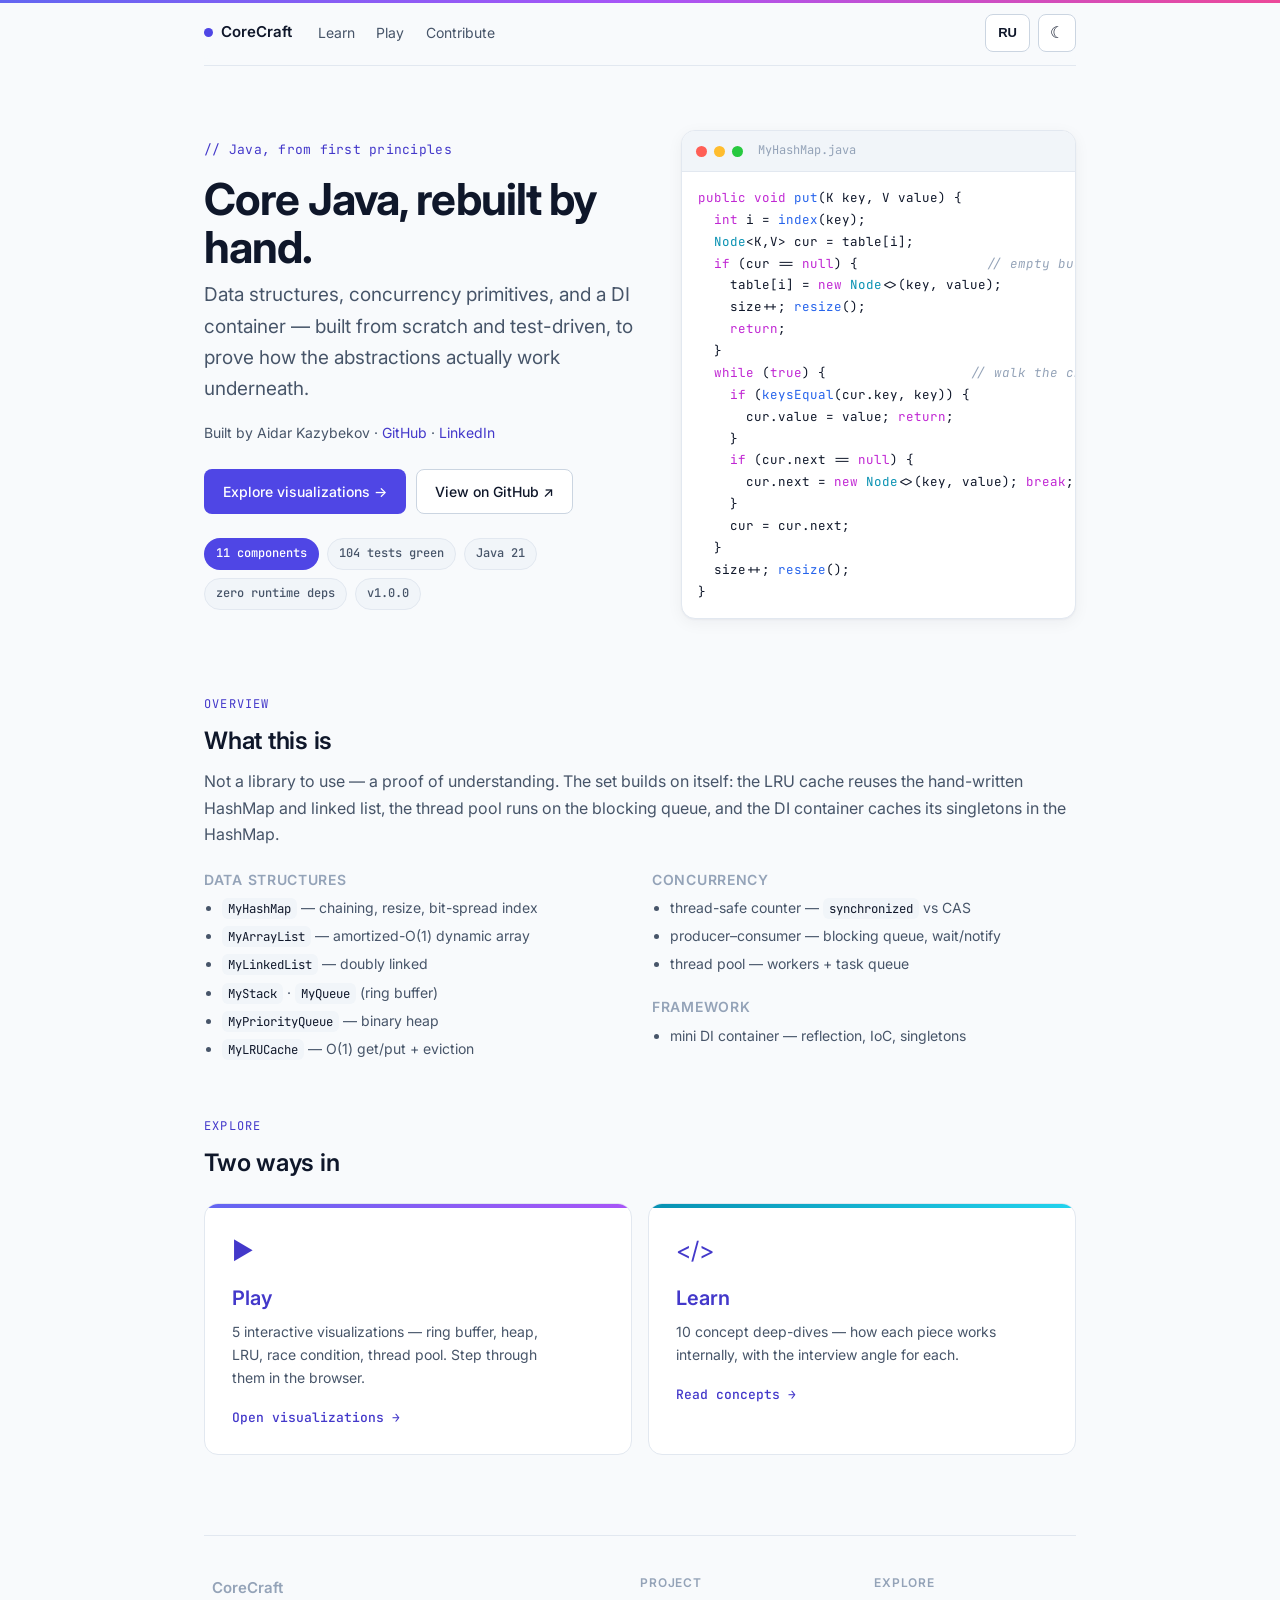
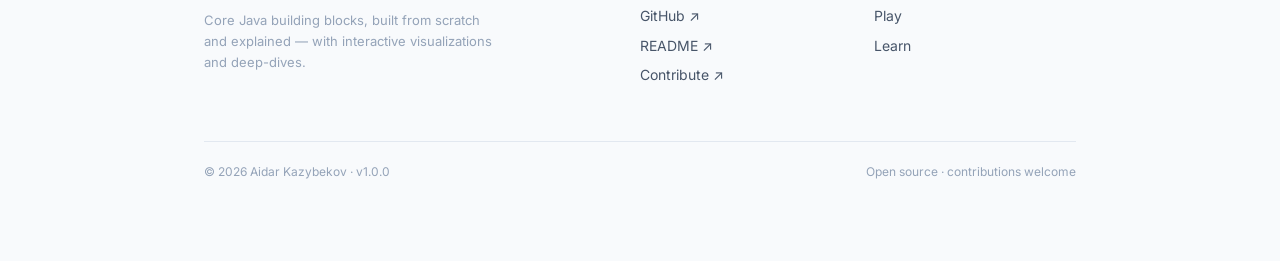
<file: docs/index.html>
<!DOCTYPE html>
<html lang="en">
<head>
<meta charset="UTF-8">
<meta name="viewport" content="width=device-width, initial-scale=1.0">
<title>CoreCraft — core Java, rebuilt by hand</title>
<meta name="description" content="Core Java data structures, concurrency primitives, and a DI container built from scratch, test-driven. Interactive visualizations + concept deep-dives.">
<script>(function(){try{var t=localStorage.getItem('jf-theme')||(window.matchMedia&&matchMedia('(prefers-color-scheme:dark)').matches?'dark':'light');document.documentElement.setAttribute('data-theme',t);var l=localStorage.getItem('jf-lang')||((navigator.language||'en').slice(0,2)==='ru'?'ru':'en');document.documentElement.setAttribute('data-lang',l);}catch(e){}})();</script>
<link rel="stylesheet" href="style.css">
</head>
<body>

<div class="accent-bar"></div>

<div class="topbar">
  <div style="display:flex; align-items:center; gap:1.6rem;">
    <span class="brand"><span class="dot"></span>CoreCraft</span>
    <nav class="topnav">
      <a href="learn.html" data-i18n="navLearn">Learn</a>
      <a href="play.html" data-i18n="navPlay">Play</a>
      <a href="contribute.html" data-i18n="navContribute">Contribute</a>
    </nav>
  </div>
  <div style="display:flex; gap:8px;">
    <button id="lang-toggle" class="theme-toggle" onclick="toggleLang()" aria-label="switch language" style="width:auto; padding:0 12px; font-size:13px; font-weight:600;">RU</button>
    <button id="theme-toggle" class="theme-toggle" onclick="toggleTheme()" aria-label="toggle theme">☾</button>
  </div>
</div>

<section class="hero">
  <div class="hero-grid">
    <div>
      <p class="eyebrow" data-i18n="eyebrow">// Java, from first principles</p>
      <h1 data-i18n="heroTitle">Core Java, rebuilt by hand.</h1>
      <p class="tagline" data-i18n="heroTagline">Data structures, concurrency primitives, and a DI container — built from scratch and test-driven, to prove how the abstractions actually work underneath.</p>
      <p class="byline"><span data-i18n="bylineBy">Built by</span> Aidar Kazybekov · <a href="https://github.com/aidarkazybekov">GitHub</a> · <a id="linkedin-link" href="https://www.linkedin.com/in/aidarkazybekov/">LinkedIn</a></p>
      <div class="cta-row">
        <a class="cta cta-primary" href="play.html" data-i18n="ctaViz">Explore visualizations →</a>
        <a class="cta cta-secondary" href="https://github.com/aidarkazybekov/java-foundations" data-i18n="ctaGit">View on GitHub ↗</a>
      </div>
      <div class="badges">
        <span class="badge accent" data-i18n="badgeComponents">11 components</span>
        <span class="badge" data-i18n="badgeTests">104 tests green</span>
        <span class="badge">Java 21</span>
        <span class="badge" data-i18n="badgeDeps">zero runtime deps</span>
        <a class="badge" href="https://github.com/aidarkazybekov/java-foundations/releases/tag/v1.0.0" style="color:var(--color-text-secondary)">v1.0.0</a>
      </div>
    </div>
    <div class="code-card" aria-hidden="true">
      <div class="titlebar">
        <span class="d" style="background:#ff5f56"></span>
        <span class="d" style="background:#ffbd2e"></span>
        <span class="d" style="background:#27c93f"></span>
        <span class="fname">MyHashMap.java</span>
      </div>
<pre><span class="tok-kw">public void</span> <span class="tok-fn">put</span>(K key, V value) {
  <span class="tok-kw">int</span> i = <span class="tok-fn">index</span>(key);
  <span class="tok-type">Node</span>&lt;K,V&gt; cur = table[i];
  <span class="tok-kw">if</span> (cur == <span class="tok-kw">null</span>) {                <span class="tok-com">// empty bucket</span>
    table[i] = <span class="tok-kw">new</span> <span class="tok-type">Node</span>&lt;&gt;(key, value);
    size++; <span class="tok-fn">resize</span>();
    <span class="tok-kw">return</span>;
  }
  <span class="tok-kw">while</span> (<span class="tok-kw">true</span>) {                  <span class="tok-com">// walk the chain</span>
    <span class="tok-kw">if</span> (<span class="tok-fn">keysEqual</span>(cur.key, key)) {
      cur.value = value; <span class="tok-kw">return</span>;
    }
    <span class="tok-kw">if</span> (cur.next == <span class="tok-kw">null</span>) {
      cur.next = <span class="tok-kw">new</span> <span class="tok-type">Node</span>&lt;&gt;(key, value); <span class="tok-kw">break</span>;
    }
    cur = cur.next;
  }
  size++; <span class="tok-fn">resize</span>();
}</pre>
    </div>
  </div>
</section>

<p class="kicker" data-i18n="kOverview">Overview</p>
<h2 data-i18n="whatTitle">What this is</h2>
<p class="lead" data-i18n="whatLead">Not a library to use — a proof of understanding. The set builds on itself: the LRU cache reuses the hand-written HashMap and linked list, the thread pool runs on the blocking queue, and the DI container caches its singletons in the HashMap.</p>

<div class="cols">
  <div class="col">
    <h3 data-i18n="colData">Data structures</h3>
    <ul>
      <li><code>MyHashMap</code> — chaining, resize, bit-spread index</li>
      <li><code>MyArrayList</code> — amortized-O(1) dynamic array</li>
      <li><code>MyLinkedList</code> — doubly linked</li>
      <li><code>MyStack</code> · <code>MyQueue</code> (ring buffer)</li>
      <li><code>MyPriorityQueue</code> — binary heap</li>
      <li><code>MyLRUCache</code> — O(1) get/put + eviction</li>
    </ul>
  </div>
  <div class="col">
    <h3 data-i18n="colConc">Concurrency</h3>
    <ul>
      <li>thread-safe counter — <code>synchronized</code> vs CAS</li>
      <li>producer–consumer — blocking queue, wait/notify</li>
      <li>thread pool — workers + task queue</li>
    </ul>
    <h3 data-i18n="colFw" style="margin-top:1.25rem">Framework</h3>
    <ul>
      <li>mini DI container — reflection, IoC, singletons</li>
    </ul>
  </div>
</div>

<p class="kicker" data-i18n="kExplore">Explore</p>
<h2 data-i18n="exploreTitle">Two ways in</h2>
<div class="entry-grid">
  <a class="entry" href="play.html">
    <span class="strip" style="background:linear-gradient(90deg,#6366f1,#a855f7)"></span>
    <div class="eico">▶</div>
    <h3 data-i18n="entryPlayT">Play</h3>
    <p data-i18n="entryPlayD">5 interactive visualizations — ring buffer, heap, LRU, race condition, thread pool. Step through them in the browser.</p>
    <span class="meta" data-i18n="entryPlayM">Open visualizations →</span>
  </a>
  <a class="entry" href="learn.html">
    <span class="strip" style="background:linear-gradient(90deg,#0891b2,#22d3ee)"></span>
    <div class="eico">&lt;/&gt;</div>
    <h3 data-i18n="entryLearnT">Learn</h3>
    <p data-i18n="entryLearnD">10 concept deep-dives — how each piece works internally, with the interview angle for each.</p>
    <span class="meta" data-i18n="entryLearnM">Read concepts →</span>
  </a>
</div>

<footer class="site-footer">
  <div>
    <span class="fbrand"><span class="dot"></span>CoreCraft</span>
    <p class="ftag" data-i18n="ftag">Core Java building blocks, built from scratch and explained — with interactive visualizations and deep-dives.</p>
  </div>
  <div>
    <h4 data-i18n="fProject">Project</h4>
    <a class="flink" href="https://github.com/aidarkazybekov/java-foundations">GitHub ↗</a>
    <a class="flink" href="https://github.com/aidarkazybekov/java-foundations/blob/main/README.md">README ↗</a>
    <a class="flink" href="https://github.com/aidarkazybekov/java-foundations/blob/main/CONTRIBUTING.md" data-i18n="fContribute">Contribute ↗</a>
  </div>
  <div>
    <h4 data-i18n="fExplore">Explore</h4>
    <a class="flink" href="play.html" data-i18n="fViz">Play</a>
    <a class="flink" href="learn.html" data-i18n="fConcepts">Learn</a>
  </div>
  <div class="footer-bottom">
    <span>© 2026 <a href="https://www.linkedin.com/in/aidarkazybekov/" style="color:inherit">Aidar Kazybekov</a> · <a href="https://github.com/aidarkazybekov/java-foundations/releases/tag/v1.0.0" style="color:inherit">v1.0.0</a></span>
    <span data-i18n="fMade">Open source · contributions welcome</span>
  </div>
</footer>

<script>
window.I18N = {
  en: {
    eyebrow: "// Java, from first principles",
    heroTitle: "Core Java, rebuilt by hand.",
    heroTagline: "Data structures, concurrency primitives, and a DI container — built from scratch and test-driven, to prove how the abstractions actually work underneath.",
    badgeComponents: "11 components", badgeTests: "104 tests green", badgeDeps: "zero runtime deps", monoPass: "→ 104 passing",
    ctaViz: "Explore visualizations →", ctaGit: "View on GitHub ↗",
    navLearn: "Learn", navPlay: "Play", navContribute: "Contribute", bylineBy: "Built by",
    kOverview: "Overview", whatTitle: "What this is",
    whatLead: "Not a library to use — a proof of understanding. The set builds on itself: the LRU cache reuses the hand-written HashMap and linked list, the thread pool runs on the blocking queue, and the DI container caches its singletons in the HashMap.",
    colData: "Data structures", colConc: "Concurrency", colFw: "Framework",
    kExplore: "Explore", exploreTitle: "Two ways in",
    entryPlayT: "Play", entryPlayD: "5 interactive visualizations — ring buffer, heap, LRU, race condition, thread pool. Step through them in the browser.", entryPlayM: "Open visualizations →",
    entryLearnT: "Learn", entryLearnD: "10 concept deep-dives — how each piece works internally, with the interview angle for each.", entryLearnM: "Read concepts →",
    ftag: "Core Java building blocks, built from scratch and explained — with interactive visualizations and deep-dives.",
    fProject: "Project", fContribute: "Contribute ↗", fExplore: "Explore", fViz: "Play", fConcepts: "Learn",
    fMade: "Open source · contributions welcome"
  },
  ru: {
    eyebrow: "// Java с азов",
    heroTitle: "Core Java, собранный руками.",
    heroTagline: "Структуры данных, примитивы конкурентности и DI-контейнер — с нуля и через тесты, чтобы понять, как абстракции работают изнутри.",
    badgeComponents: "11 компонентов", badgeTests: "104 теста зелёные", badgeDeps: "без зависимостей", monoPass: "→ 104 проходят",
    ctaViz: "Смотреть визуализации →", ctaGit: "Открыть на GitHub ↗",
    navLearn: "Изучить", navPlay: "Играть", navContribute: "Внести вклад", bylineBy: "Автор:",
    kOverview: "Обзор", whatTitle: "Что это",
    whatLead: "Не библиотека для использования — доказательство понимания. Набор опирается на себя: LRU-кэш использует написанные руками HashMap и связный список, пул потоков работает на блокирующей очереди, а DI-контейнер кэширует синглтоны в HashMap.",
    colData: "Структуры данных", colConc: "Конкурентность", colFw: "Фреймворк",
    kExplore: "Обзор", exploreTitle: "Два входа",
    entryPlayT: "Играть", entryPlayD: "5 интерактивных визуализаций — кольцевой буфер, куча, LRU, race condition, пул потоков. Прокликай в браузере.", entryPlayM: "Открыть визуализации →",
    entryLearnT: "Изучить", entryLearnD: "10 разборов концептов — как каждая часть устроена изнутри, с углом для собеседования.", entryLearnM: "Читать концепты →",
    ftag: "Базовые блоки Java, собранные с нуля и объяснённые — с интерактивными визуализациями и разборами.",
    fProject: "Проект", fContribute: "Внести вклад ↗", fExplore: "Навигация", fViz: "Играть", fConcepts: "Изучить",
    fMade: "Open source · вклад приветствуется"
  }
};
</script>
<script src="theme.js"></script>
<script src="lang.js"></script>
</body>
</html>
</file>
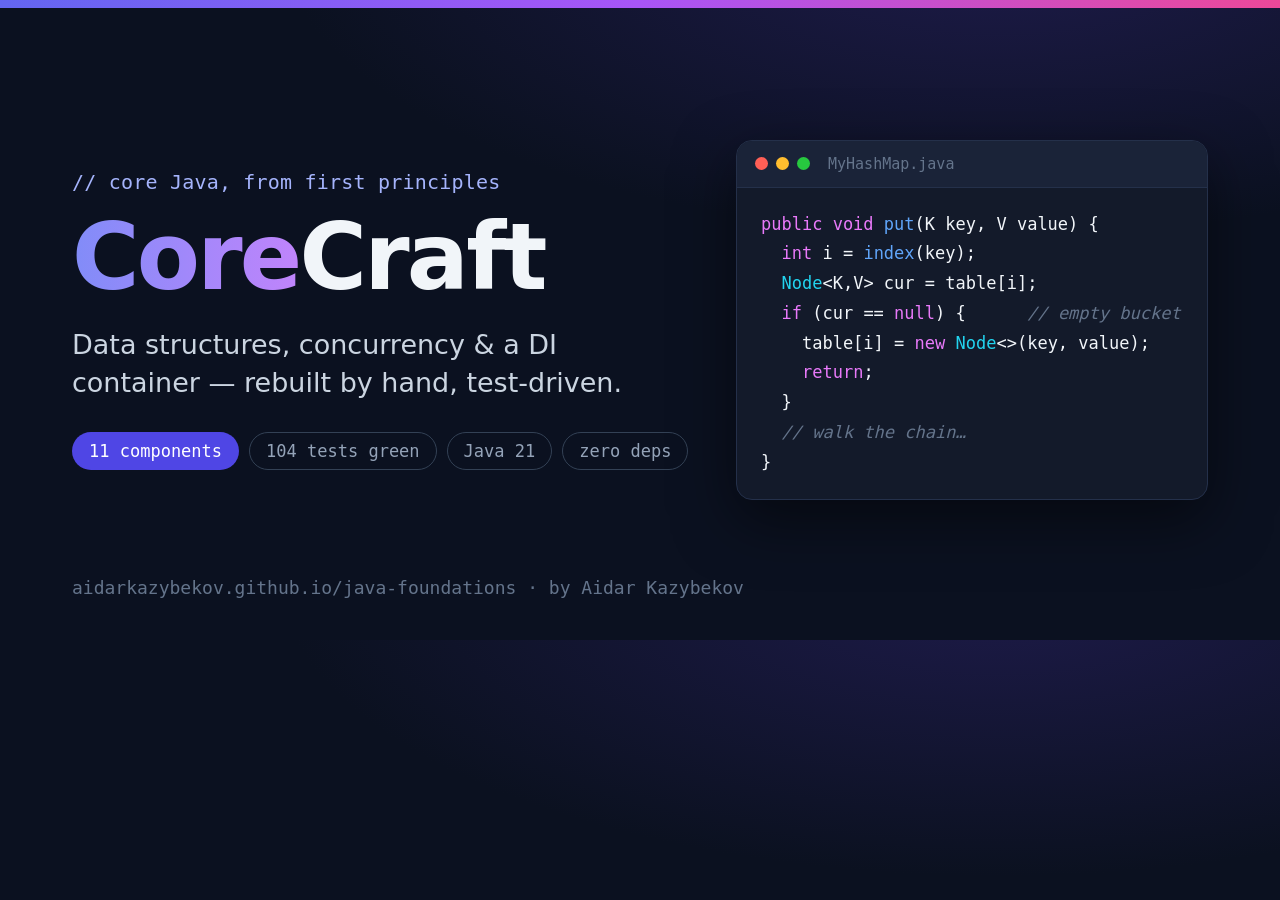
<file: .github/social-preview.html>
<!DOCTYPE html>
<html>
<head>
<meta charset="UTF-8">
<style>
  * { margin: 0; box-sizing: border-box; }
  body {
    width: 1280px; height: 640px; overflow: hidden; position: relative;
    background: radial-gradient(1200px 500px at 78% -10%, #1e1b4b 0%, #0b1120 60%);
    color: #f1f5f9; font-family: system-ui, -apple-system, "Segoe UI", Roboto, sans-serif;
  }
  .bar { position: absolute; top: 0; left: 0; right: 0; height: 8px;
    background: linear-gradient(90deg, #6366f1, #a855f7, #ec4899); }
  .wrap { position: absolute; inset: 0; padding: 70px 72px; display: flex; align-items: center; gap: 44px; }
  .left { width: 620px; }
  .eyebrow { font-family: ui-monospace, Menlo, monospace; font-size: 20px; color: #a5b4fc; margin-bottom: 18px; letter-spacing: .01em; }
  h1 { font-size: 92px; font-weight: 800; letter-spacing: -.03em; line-height: 1; margin-bottom: 22px; }
  h1 .accent { background: linear-gradient(90deg,#818cf8,#c084fc); -webkit-background-clip: text; background-clip: text; color: transparent; }
  .tag { font-size: 27px; line-height: 1.4; color: #cbd5e1; margin-bottom: 30px; }
  .badges { display: flex; gap: 10px; flex-wrap: wrap; }
  .b { font-family: ui-monospace, Menlo, monospace; font-size: 17px; padding: 8px 16px; border-radius: 999px;
    border: 1px solid #334155; color: #94a3b8; }
  .b.acc { background: #4f46e5; color: #fff; border-color: transparent; }
  .code { flex: 1; background: #131a2a; border: 1px solid #24304a; border-radius: 16px; overflow: hidden;
    box-shadow: 0 20px 60px rgba(0,0,0,.5); }
  .tb { display: flex; align-items: center; gap: 8px; padding: 14px 18px; background: #1a2338; border-bottom: 1px solid #24304a; }
  .tb .d { width: 13px; height: 13px; border-radius: 50%; }
  .tb .fn { margin-left: 10px; font-family: ui-monospace, Menlo, monospace; font-size: 15px; color: #64748b; }
  pre { margin: 0; padding: 22px 24px; font-family: ui-monospace, Menlo, monospace; font-size: 17px; line-height: 1.75; }
  .kw { color: #e879f9; } .ty { color: #22d3ee; } .fn { color: #60a5fa; } .cm { color: #64748b; font-style: italic; }
  .foot { position: absolute; left: 72px; bottom: 42px; font-family: ui-monospace, Menlo, monospace;
    font-size: 18px; color: #64748b; }
</style>
</head>
<body>
  <div class="bar"></div>
  <div class="wrap">
    <div class="left">
      <div class="eyebrow">// core Java, from first principles</div>
      <h1><span class="accent">Core</span>Craft</h1>
      <div class="tag">Data structures, concurrency &amp; a DI container — rebuilt by hand, test-driven.</div>
      <div class="badges">
        <span class="b acc">11 components</span>
        <span class="b">104 tests green</span>
        <span class="b">Java 21</span>
        <span class="b">zero deps</span>
      </div>
    </div>
    <div class="code">
      <div class="tb"><span class="d" style="background:#ff5f56"></span><span class="d" style="background:#ffbd2e"></span><span class="d" style="background:#27c93f"></span><span class="fn">MyHashMap.java</span></div>
<pre><span class="kw">public void</span> <span class="fn">put</span>(K key, V value) {
  <span class="kw">int</span> i = <span class="fn">index</span>(key);
  <span class="ty">Node</span>&lt;K,V&gt; cur = table[i];
  <span class="kw">if</span> (cur == <span class="kw">null</span>) {      <span class="cm">// empty bucket</span>
    table[i] = <span class="kw">new</span> <span class="ty">Node</span>&lt;&gt;(key, value);
    <span class="kw">return</span>;
  }
  <span class="cm">// walk the chain…</span>
}</pre>
    </div>
  </div>
  <div class="foot">aidarkazybekov.github.io/java-foundations · by Aidar Kazybekov</div>
</body>
</html>
</file>
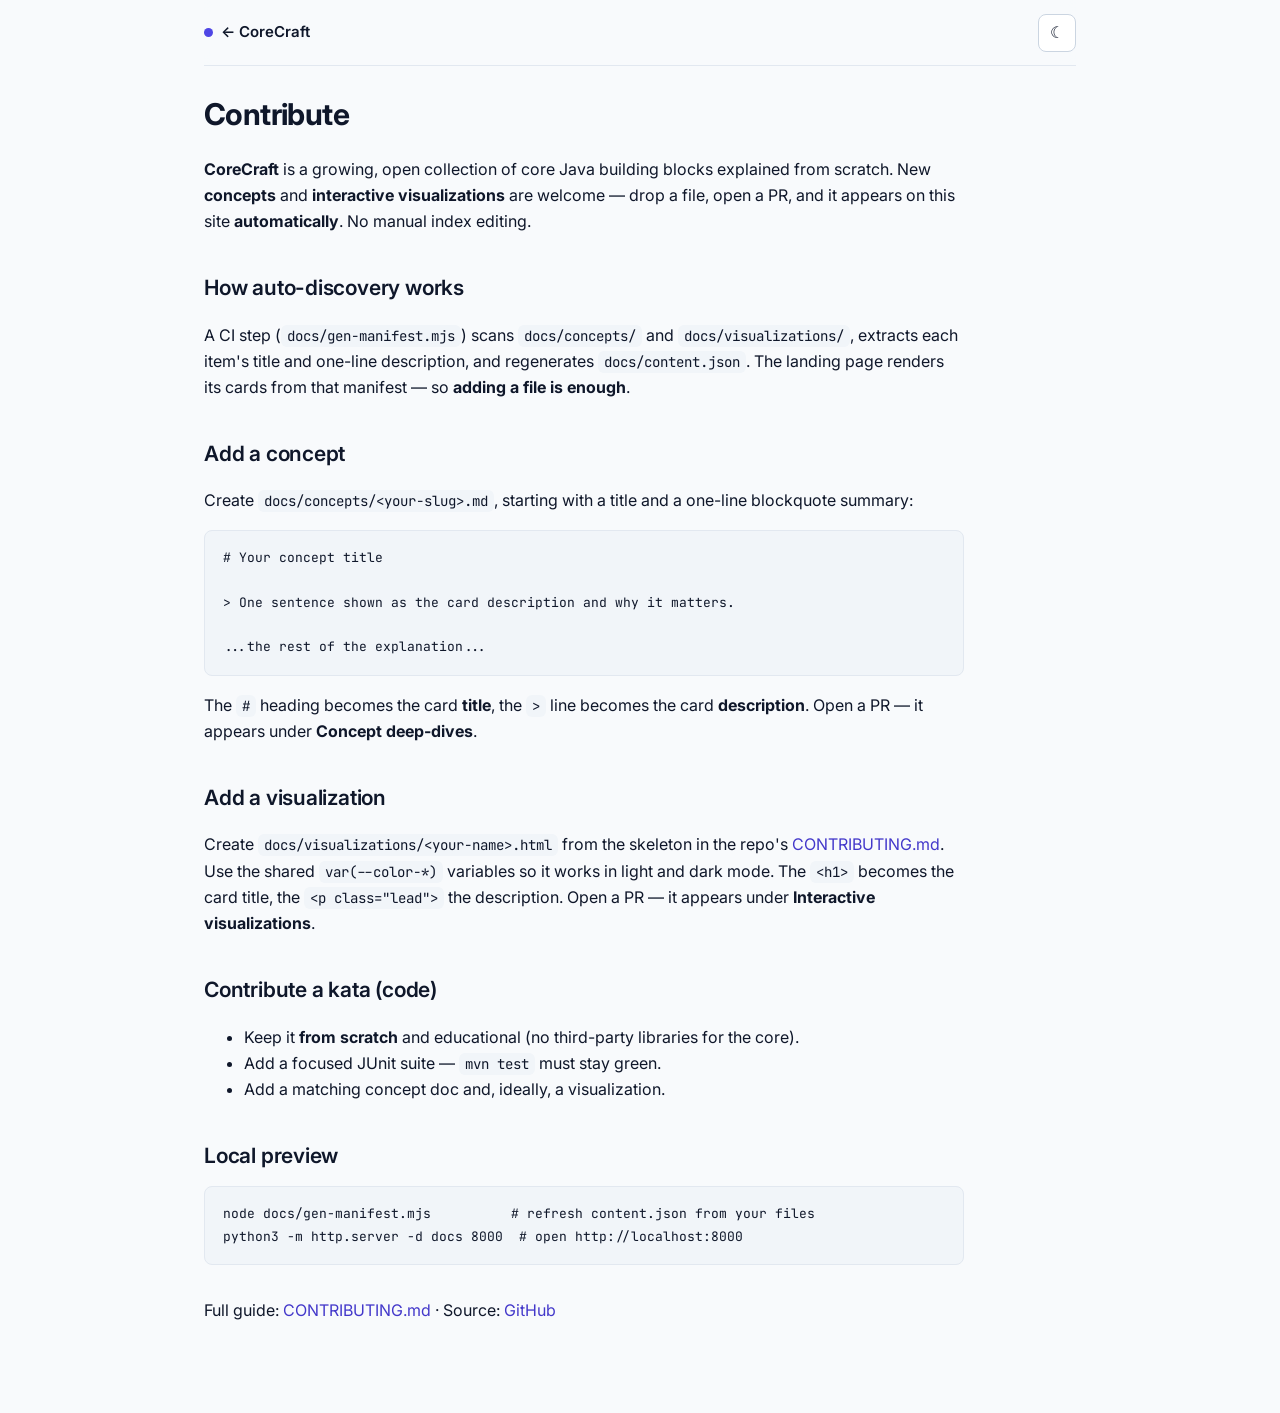
<file: docs/contribute.html>
<!DOCTYPE html>
<html lang="en">
<head>
<meta charset="UTF-8">
<meta name="viewport" content="width=device-width, initial-scale=1.0">
<title>Contribute — CoreCraft</title>
<script>(function(){try{var t=localStorage.getItem('jf-theme')||(window.matchMedia&&matchMedia('(prefers-color-scheme:dark)').matches?'dark':'light');document.documentElement.setAttribute('data-theme',t);}catch(e){}})();</script>
<link rel="stylesheet" href="style.css">
</head>
<body>

<div class="topbar">
  <a class="brand" href="index.html"><span class="dot"></span>← CoreCraft</a>
  <button id="theme-toggle" class="theme-toggle" onclick="toggleTheme()" aria-label="toggle theme">☾</button>
</div>

<article class="article">
<h1>Contribute</h1>
<p><strong>CoreCraft</strong> is a growing, open collection of core Java building blocks
explained from scratch. New <strong>concepts</strong> and <strong>interactive
visualizations</strong> are welcome — drop a file, open a PR, and it appears on this site
<strong>automatically</strong>. No manual index editing.</p>

<h2>How auto-discovery works</h2>
<p>A CI step (<code>docs/gen-manifest.mjs</code>) scans <code>docs/concepts/</code> and
<code>docs/visualizations/</code>, extracts each item's title and one-line description, and
regenerates <code>docs/content.json</code>. The landing page renders its cards from that
manifest — so <strong>adding a file is enough</strong>.</p>

<h2>Add a concept</h2>
<p>Create <code>docs/concepts/&lt;your-slug&gt;.md</code>, starting with a title and a one-line
blockquote summary:</p>
<pre><code># Your concept title

&gt; One sentence shown as the card description and why it matters.

...the rest of the explanation...</code></pre>
<p>The <code>#</code> heading becomes the card <strong>title</strong>, the <code>&gt;</code>
line becomes the card <strong>description</strong>. Open a PR — it appears under
<strong>Concept deep-dives</strong>.</p>

<h2>Add a visualization</h2>
<p>Create <code>docs/visualizations/&lt;your-name&gt;.html</code> from the skeleton in the repo's
<a href="https://github.com/aidarkazybekov/java-foundations/blob/main/CONTRIBUTING.md">CONTRIBUTING.md</a>.
Use the shared <code>var(--color-*)</code> variables so it works in light and dark mode. The
<code>&lt;h1&gt;</code> becomes the card title, the <code>&lt;p class="lead"&gt;</code> the
description. Open a PR — it appears under <strong>Interactive visualizations</strong>.</p>

<h2>Contribute a kata (code)</h2>
<ul>
<li>Keep it <strong>from scratch</strong> and educational (no third-party libraries for the core).</li>
<li>Add a focused JUnit suite — <code>mvn test</code> must stay green.</li>
<li>Add a matching concept doc and, ideally, a visualization.</li>
</ul>

<h2>Local preview</h2>
<pre><code>node docs/gen-manifest.mjs          # refresh content.json from your files
python3 -m http.server -d docs 8000  # open http://localhost:8000</code></pre>

<p style="margin-top:2rem">Full guide:
<a href="https://github.com/aidarkazybekov/java-foundations/blob/main/CONTRIBUTING.md">CONTRIBUTING.md</a>
· Source: <a href="https://github.com/aidarkazybekov/java-foundations">GitHub</a></p>
</article>

<script src="theme.js"></script>
</body>
</html>
</file>
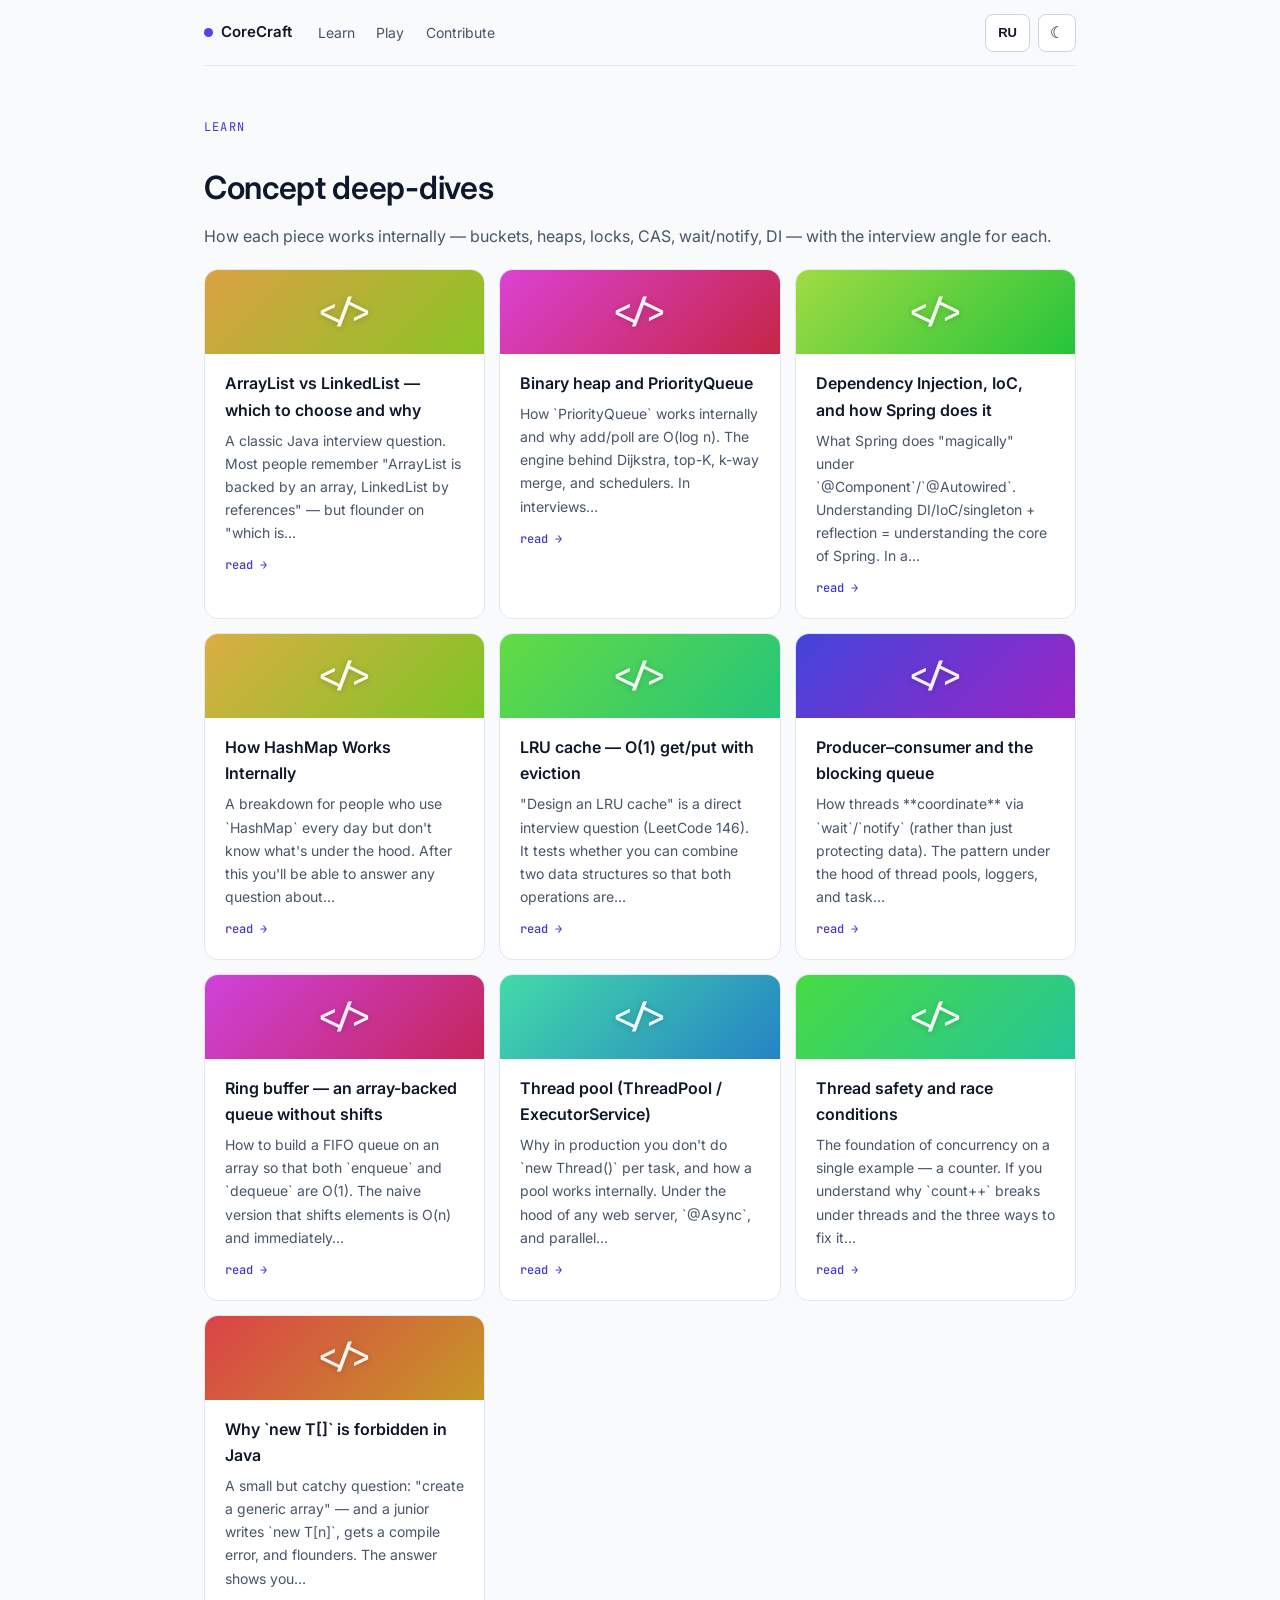
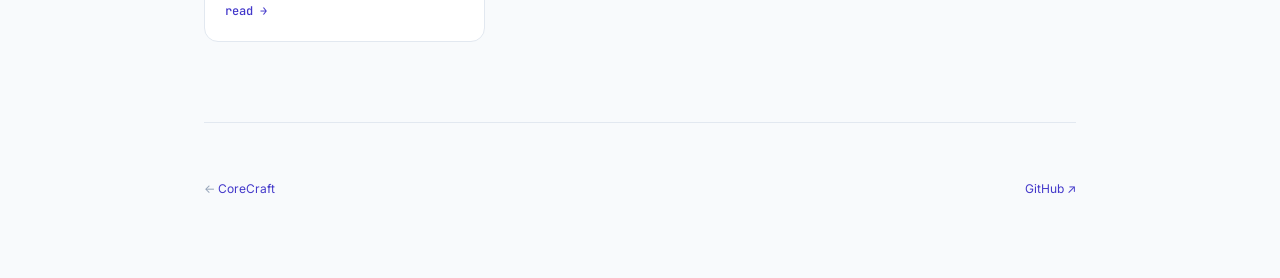
<file: docs/learn.html>
<!DOCTYPE html>
<html lang="en">
<head>
<meta charset="UTF-8">
<meta name="viewport" content="width=device-width, initial-scale=1.0">
<title>Learn — CoreCraft</title>
<script>(function(){try{var t=localStorage.getItem('jf-theme')||(window.matchMedia&&matchMedia('(prefers-color-scheme:dark)').matches?'dark':'light');document.documentElement.setAttribute('data-theme',t);var l=localStorage.getItem('jf-lang')||((navigator.language||'en').slice(0,2)==='ru'?'ru':'en');document.documentElement.setAttribute('data-lang',l);}catch(e){}})();</script>
<link rel="stylesheet" href="style.css">
</head>
<body>

<div class="topbar">
  <div style="display:flex; align-items:center; gap:1.6rem;">
    <a class="brand" href="index.html"><span class="dot"></span>CoreCraft</a>
    <nav class="topnav">
      <a href="learn.html" data-i18n="navLearn">Learn</a>
      <a href="play.html" data-i18n="navPlay">Play</a>
      <a href="contribute.html" data-i18n="navContribute">Contribute</a>
    </nav>
  </div>
  <div style="display:flex; gap:8px;">
    <button id="lang-toggle" class="theme-toggle" onclick="toggleLang()" aria-label="switch language" style="width:auto; padding:0 12px; font-size:13px; font-weight:600;">RU</button>
    <button id="theme-toggle" class="theme-toggle" onclick="toggleTheme()" aria-label="toggle theme">☾</button>
  </div>
</div>

<p class="kicker" data-i18n="kicker">Learn</p>
<h1 data-i18n="title" style="font-size:32px;">Concept deep-dives</h1>
<p class="lead" data-i18n="lead">How each piece works internally — buckets, heaps, locks, CAS, wait/notify, DI — with the interview angle for each.</p>

<div class="grid" id="learn-grid"></div>

<footer class="site-footer" style="grid-template-columns:1fr;">
  <div class="footer-bottom" style="border-top:none; margin-top:0;">
    <span>← <a href="index.html">CoreCraft</a></span>
    <a href="https://github.com/aidarkazybekov/java-foundations">GitHub ↗</a>
  </div>
</footer>

<script src="cards.js"></script>
<script>
window.I18N = {
  en: { navLearn:"Learn", navPlay:"Play", navContribute:"Contribute",
        kicker:"Learn", title:"Concept deep-dives",
        lead:"How each piece works internally — buckets, heaps, locks, CAS, wait/notify, DI — with the interview angle for each." },
  ru: { navLearn:"Изучить", navPlay:"Играть", navContribute:"Вклад",
        kicker:"Изучить", title:"Разбор концептов",
        lead:"Как каждая часть устроена изнутри — корзины, кучи, локи, CAS, wait/notify, DI — с углом для собеседования." }
};
function render(){
  if(!window.__con) return;
  var lang = jfLang();
  document.getElementById('learn-grid').innerHTML = window.__con.map(function(c){ return jfCardHTML(c,'concept',lang); }).join('');
}
window.onLangChange = render;
jfLoad(function(d){ window.__con = d.concepts; render(); });
</script>
<script src="theme.js"></script>
<script src="lang.js"></script>
</body>
</html>
</file>
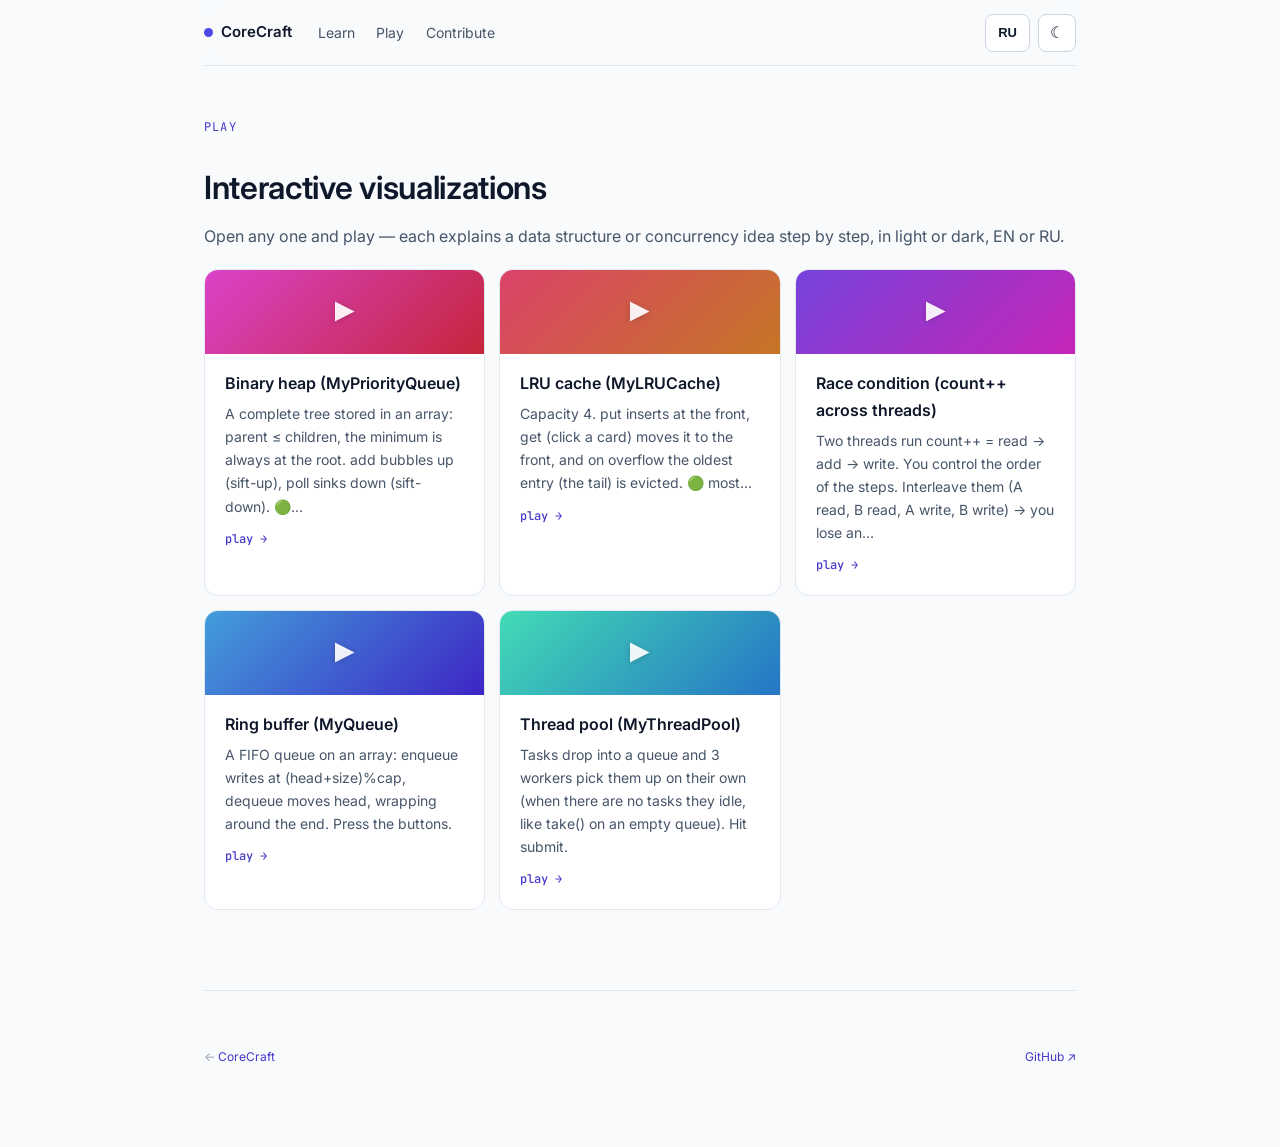
<file: docs/play.html>
<!DOCTYPE html>
<html lang="en">
<head>
<meta charset="UTF-8">
<meta name="viewport" content="width=device-width, initial-scale=1.0">
<title>Play — CoreCraft</title>
<script>(function(){try{var t=localStorage.getItem('jf-theme')||(window.matchMedia&&matchMedia('(prefers-color-scheme:dark)').matches?'dark':'light');document.documentElement.setAttribute('data-theme',t);var l=localStorage.getItem('jf-lang')||((navigator.language||'en').slice(0,2)==='ru'?'ru':'en');document.documentElement.setAttribute('data-lang',l);}catch(e){}})();</script>
<link rel="stylesheet" href="style.css">
</head>
<body>

<div class="topbar">
  <div style="display:flex; align-items:center; gap:1.6rem;">
    <a class="brand" href="index.html"><span class="dot"></span>CoreCraft</a>
    <nav class="topnav">
      <a href="learn.html" data-i18n="navLearn">Learn</a>
      <a href="play.html" data-i18n="navPlay">Play</a>
      <a href="contribute.html" data-i18n="navContribute">Contribute</a>
    </nav>
  </div>
  <div style="display:flex; gap:8px;">
    <button id="lang-toggle" class="theme-toggle" onclick="toggleLang()" aria-label="switch language" style="width:auto; padding:0 12px; font-size:13px; font-weight:600;">RU</button>
    <button id="theme-toggle" class="theme-toggle" onclick="toggleTheme()" aria-label="toggle theme">☾</button>
  </div>
</div>

<p class="kicker" data-i18n="kicker">Play</p>
<h1 data-i18n="title" style="font-size:32px;">Interactive visualizations</h1>
<p class="lead" data-i18n="lead">Open any one and play — each explains a data structure or concurrency idea step by step, in light or dark, EN or RU.</p>

<div class="grid" id="play-grid"></div>

<footer class="site-footer" style="grid-template-columns:1fr;">
  <div class="footer-bottom" style="border-top:none; margin-top:0;">
    <span>← <a href="index.html">CoreCraft</a></span>
    <a href="https://github.com/aidarkazybekov/java-foundations">GitHub ↗</a>
  </div>
</footer>

<script src="cards.js"></script>
<script>
window.I18N = {
  en: { navLearn:"Learn", navPlay:"Play", navContribute:"Contribute",
        kicker:"Play", title:"Interactive visualizations",
        lead:"Open any one and play — each explains a data structure or concurrency idea step by step, in light or dark, EN or RU." },
  ru: { navLearn:"Изучить", navPlay:"Играть", navContribute:"Вклад",
        kicker:"Играть", title:"Интерактивные визуализации",
        lead:"Открой любую и поиграй — каждая объясняет структуру данных или идею конкурентности по шагам, в светлой/тёмной теме, EN/RU." }
};
function render(){
  if(!window.__viz) return;
  var lang = jfLang();
  document.getElementById('play-grid').innerHTML = window.__viz.map(function(v){ return jfCardHTML(v,'viz',lang); }).join('');
}
window.onLangChange = render;
jfLoad(function(d){ window.__viz = d.visualizations; render(); });
</script>
<script src="theme.js"></script>
<script src="lang.js"></script>
</body>
</html>
</file>
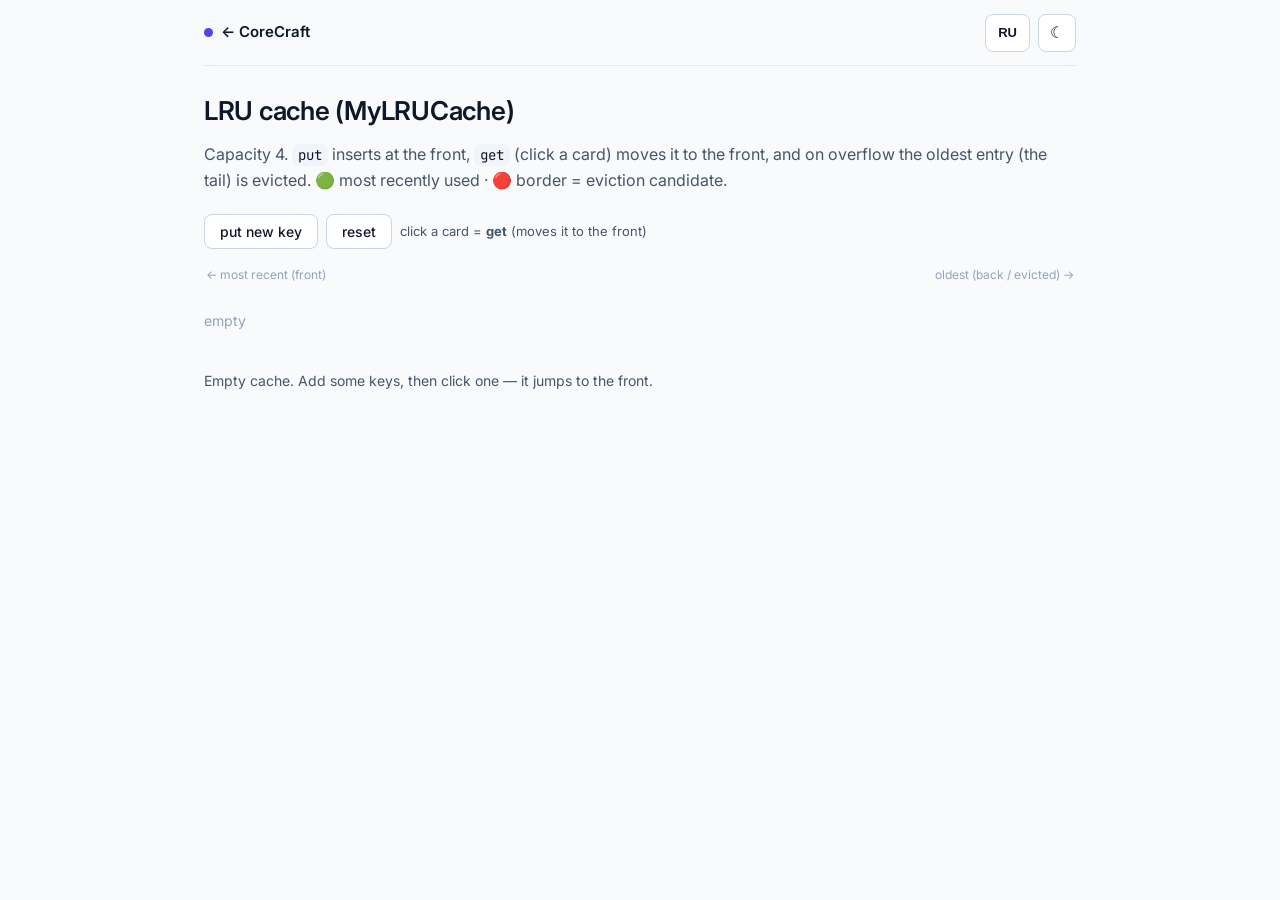
<file: docs/visualizations/lru-cache.html>
<!DOCTYPE html>
<html lang="en">
<head>
<meta charset="UTF-8">
<meta name="viewport" content="width=device-width, initial-scale=1.0">
<title>LRU cache — CoreCraft</title>
<script>(function(){try{var t=localStorage.getItem('jf-theme')||(window.matchMedia&&matchMedia('(prefers-color-scheme:dark)').matches?'dark':'light');document.documentElement.setAttribute('data-theme',t);var l=localStorage.getItem('jf-lang')||((navigator.language||'en').slice(0,2)==='ru'?'ru':'en');document.documentElement.setAttribute('data-lang',l);}catch(e){}})();</script>
<link rel="stylesheet" href="style.css">
</head>
<body>
<div class="topbar">
  <a class="brand" href="../index.html"><span class="dot"></span>← CoreCraft</a>
  <div style="display:flex; gap:8px;">
    <button id="lang-toggle" class="theme-toggle" onclick="toggleLang()" aria-label="switch language" style="width:auto; padding:0 12px; font-size:13px; font-weight:600;">RU</button>
    <button id="theme-toggle" class="theme-toggle" onclick="toggleTheme()" aria-label="toggle theme">☾</button>
  </div>
</div>
<h1 data-i18n="title">LRU cache (MyLRUCache)</h1>
<p class="lead" data-i18n="lead">Capacity 4. <code>put</code> inserts at the front, <code>get</code> (click a card) moves it to the front, and on overflow the oldest entry (the tail) is evicted. 🟢 most recently used · 🔴 border = eviction candidate.</p>

<div style="display:flex; gap:8px; flex-wrap:wrap; margin:1rem 0; align-items:center;">
  <button onclick="lruPut()" data-i18n="btnPut">put new key</button>
  <button onclick="lruReset()" data-i18n="btnReset">reset</button>
  <span style="font-size:13px; color:var(--color-text-secondary);" data-i18n="hint">click a card = <b>get</b> (moves it to the front)</span>
</div>

<div style="display:flex; justify-content:space-between; font-size:12px; color:var(--color-text-tertiary); margin:.5rem 2px 4px;">
  <span data-i18n="frontLabel">← most recent (front)</span>
  <span data-i18n="backLabel">oldest (back / evicted) →</span>
</div>
<div id="lru-list" style="display:flex; gap:10px; flex-wrap:wrap; margin:.25rem 0 1rem; min-height:64px;"></div>

<div id="lru-msg" style="font-size:14px; color:var(--color-text-secondary); line-height:1.7;"></div>

<script>
window.I18N = {
  en: { title: "LRU cache (MyLRUCache)",
        lead: 'Capacity 4. <code>put</code> inserts at the front, <code>get</code> (click a card) moves it to the front, and on overflow the oldest entry (the tail) is evicted. 🟢 most recently used · 🔴 border = eviction candidate.',
        btnPut: "put new key", btnReset: "reset",
        hint: 'click a card = <b>get</b> (moves it to the front)',
        frontLabel: "← most recent (front)", backLabel: "oldest (back / evicted) →" },
  ru: { title: "LRU-кэш (MyLRUCache)",
        lead: 'Ёмкость 4. <code>put</code> кладёт в начало, <code>get</code> (клик по карточке) двигает в начало, при переполнении вылетает самый старый (хвост). 🟢 самый свежий · 🔴 рамка = кандидат на вылет.',
        btnPut: "put new key", btnReset: "reset",
        hint: 'клик по карточке = <b>get</b> (двигает в начало)',
        frontLabel: "← самый свежий (front)", backLabel: "самый старый (back / вылетит) →" }
};
var MSG = {
  en: {
    empty: "Empty cache. Add some keys, then click one — it jumps to the front.",
    emptyList: "empty",
    miss: function (key){ return 'get(' + key + ') = miss.'; },
    hit: function (key,val){ return 'get(' + key + ') = ' + val + ' (hit). ' + key + ' to the front — now the most recent.'; },
    put: function (key,val,evicted){ return 'put(' + key + ', ' + val + '): inserted at the front.'
      + (evicted ? '  Cache was full → evicted ' + evicted + ' (the oldest entry).' : ''); },
    reset: "Reset."
  },
  ru: {
    empty: "Пустой кэш. Положи ключи, потом кликни один — он прыгнет в начало.",
    emptyList: "пусто",
    miss: function (key){ return 'get(' + key + ') = промах.'; },
    hit: function (key,val){ return 'get(' + key + ') = ' + val + ' (попадание). ' + key + ' в начало — теперь самый свежий.'; },
    put: function (key,val,evicted){ return 'put(' + key + ', ' + val + '): добавил в начало.'
      + (evicted ? '  Кэш был полон → выселил ' + evicted + ' (он был самым старым).' : ''); },
    reset: "Сброс."
  }
};
function L(){ return document.documentElement.getAttribute('data-lang') || 'en'; }
function T(){ return MSG[L()]; }

const LRU_CAP = 4;
let lruList = [];
let lruNext = 0;
let lruMsgKey = { k: 'empty' };
const LRU_KEYS = ['A','B','C','D','E','F','G','H'];

function lruSetMsg(k, val){ lruMsgKey = { k: k, val: val }; }

function lruGet(key) {
  const i = lruList.findIndex(n => n.key === key);
  if (i === -1) { lruSetMsg('miss', [key]); lruRender(); return; }
  const node = lruList.splice(i, 1)[0];
  lruList.unshift(node);
  lruSetMsg('hit', [key, node.val]);
  lruRender();
}

function lruPut() {
  const key = LRU_KEYS[lruNext % LRU_KEYS.length];
  const val = (lruNext + 1) * 10;
  lruNext++;
  let evicted = null;
  if (lruList.length >= LRU_CAP) evicted = lruList.pop();
  lruList.unshift({ key, val });
  lruSetMsg('put', [key, val, evicted ? evicted.key : null]);
  lruRender();
}

function lruReset() { lruList = []; lruNext = 0; lruSetMsg('reset'); lruRender(); }

function lruRender() {
  const t = T();
  const box = document.getElementById('lru-list');
  box.innerHTML = '';
  if (lruList.length === 0) {
    box.innerHTML = '<div style="color:var(--color-text-tertiary); padding:1.25rem 0; font-size:14px">' + t.emptyList + '</div>';
  }
  lruList.forEach((n, i) => {
    const isLru = i === lruList.length - 1 && lruList.length > 0;
    const isMru = i === 0;
    const card = document.createElement('button');
    card.onclick = () => lruGet(n.key);
    card.setAttribute('aria-label', 'get ' + n.key);
    card.style.cssText = 'display:flex; flex-direction:column; align-items:center; justify-content:center; width:74px; height:62px; border-radius:var(--border-radius-md); cursor:pointer; padding:0;'
      + 'border:' + (isLru ? '2px solid var(--color-border-danger)' : '0.5px solid var(--color-border-secondary)') + ';'
      + 'background:' + (isMru ? 'var(--color-background-success)' : 'var(--color-background-info)') + ';'
      + 'color:' + (isMru ? 'var(--color-text-success)' : 'var(--color-text-info)') + ';';
    card.innerHTML = '<span style="font-size:18px; font-weight:500;">' + n.key + '</span>'
      + '<span style="font-size:12px; opacity:.8;">val ' + n.val + '</span>';
    box.appendChild(card);
    if (i < lruList.length - 1) {
      const arrow = document.createElement('div');
      arrow.style.cssText = 'display:flex; align-items:center; color:var(--color-text-tertiary); font-size:14px;';
      arrow.textContent = '⇄';
      box.appendChild(arrow);
    }
  });
  // resolve current message in the active language
  var m = lruMsgKey, out = '';
  if (m.k === 'miss') out = t.miss(m.val[0]);
  else if (m.k === 'hit') out = t.hit(m.val[0], m.val[1]);
  else if (m.k === 'put') out = t.put(m.val[0], m.val[1], m.val[2]);
  else out = t[m.k];
  document.getElementById('lru-msg').textContent = out;
}

window.onLangChange = lruRender;
lruRender();
</script>
<script src="../theme.js"></script>
<script src="../lang.js"></script>
</body>
</html>
</file>
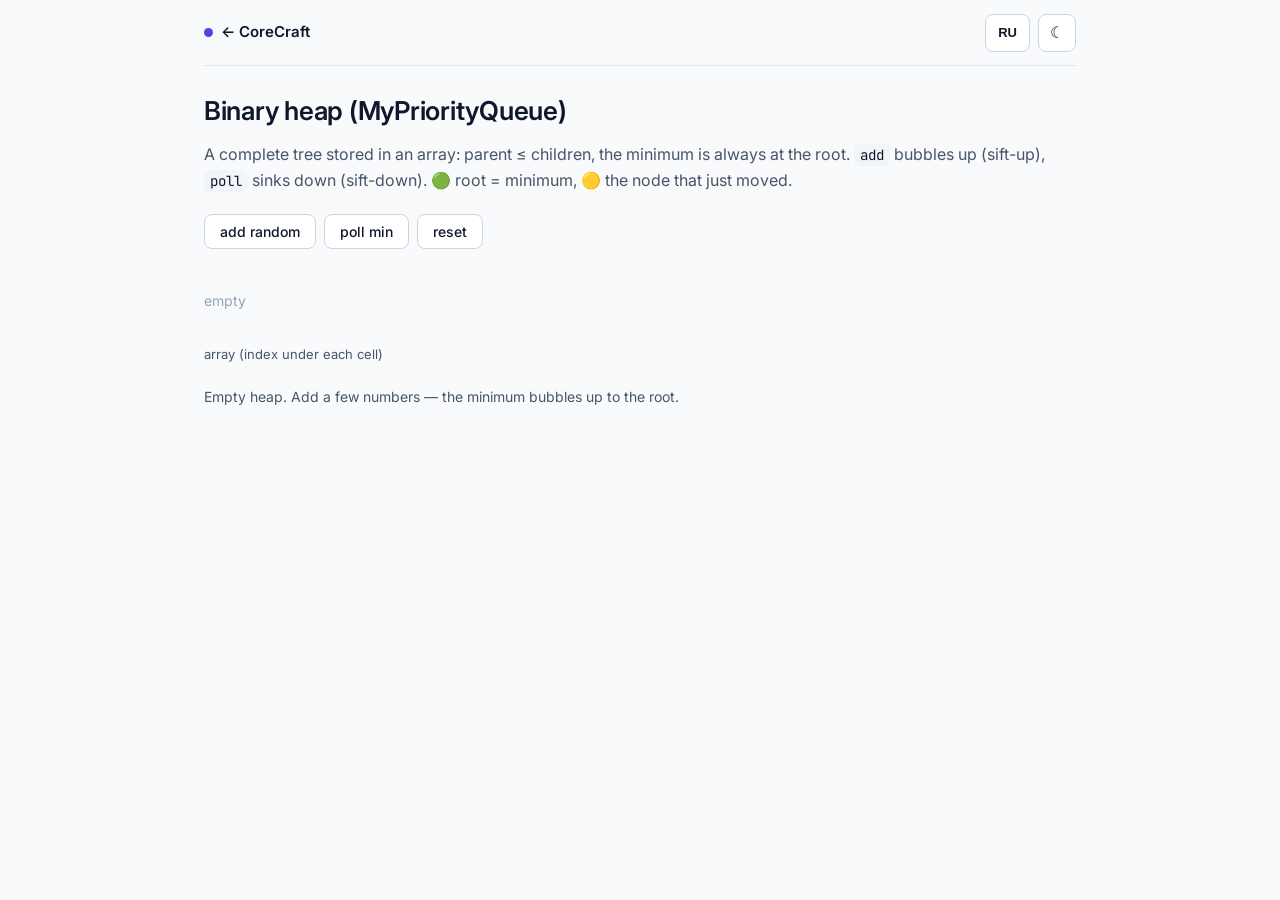
<file: docs/visualizations/min-heap.html>
<!DOCTYPE html>
<html lang="en">
<head>
<meta charset="UTF-8">
<meta name="viewport" content="width=device-width, initial-scale=1.0">
<title>Min-heap — CoreCraft</title>
<script>(function(){try{var t=localStorage.getItem('jf-theme')||(window.matchMedia&&matchMedia('(prefers-color-scheme:dark)').matches?'dark':'light');document.documentElement.setAttribute('data-theme',t);var l=localStorage.getItem('jf-lang')||((navigator.language||'en').slice(0,2)==='ru'?'ru':'en');document.documentElement.setAttribute('data-lang',l);}catch(e){}})();</script>
<link rel="stylesheet" href="style.css">
</head>
<body>
<div class="topbar">
  <a class="brand" href="../index.html"><span class="dot"></span>← CoreCraft</a>
  <div style="display:flex; gap:8px;">
    <button id="lang-toggle" class="theme-toggle" onclick="toggleLang()" aria-label="switch language" style="width:auto; padding:0 12px; font-size:13px; font-weight:600;">RU</button>
    <button id="theme-toggle" class="theme-toggle" onclick="toggleTheme()" aria-label="toggle theme">☾</button>
  </div>
</div>
<h1 data-i18n="title">Binary heap (MyPriorityQueue)</h1>
<p class="lead" data-i18n="lead">A complete tree stored in an array: parent ≤ children, the minimum is always at the root. <code>add</code> bubbles up (sift-up), <code>poll</code> sinks down (sift-down). 🟢 root = minimum, 🟡 the node that just moved.</p>

<div style="display:flex; gap:8px; flex-wrap:wrap; margin:1rem 0;">
  <button onclick="hpAdd()" data-i18n="btnAdd">add random</button>
  <button onclick="hpPoll()" data-i18n="btnPoll">poll min</button>
  <button onclick="hpReset()" data-i18n="btnReset">reset</button>
</div>

<div id="hp-tree" style="width:100%; margin:.5rem 0;"></div>

<div style="font-size:13px; color:var(--color-text-secondary); margin:.25rem 0;" data-i18n="arrLabel">array (index under each cell)</div>
<div id="hp-arr" style="display:flex; gap:8px; flex-wrap:wrap; margin:.25rem 0 1rem;"></div>

<div id="hp-msg" style="font-size:14px; color:var(--color-text-secondary); line-height:1.7;"></div>

<script>
window.I18N = {
  en: { title: "Binary heap (MyPriorityQueue)",
        lead: 'A complete tree stored in an array: parent ≤ children, the minimum is always at the root. <code>add</code> bubbles up (sift-up), <code>poll</code> sinks down (sift-down). 🟢 root = minimum, 🟡 the node that just moved.',
        btnAdd: "add random", btnPoll: "poll min", btnReset: "reset",
        arrLabel: "array (index under each cell)" },
  ru: { title: "Бинарная куча (MyPriorityQueue)",
        lead: 'Полное дерево в массиве: родитель ≤ детей, минимум всегда в корне. <code>add</code> всплывает (sift-up), <code>poll</code> топит (sift-down). 🟢 корень = минимум, 🟡 узел, который только что двигался.',
        btnAdd: "add random", btnPoll: "poll min", btnReset: "reset",
        arrLabel: "массив (индекс под каждой ячейкой)" }
};
var MSG = {
  en: {
    empty: "Empty heap. Add a few numbers — the minimum bubbles up to the root.",
    capped: "Demo is capped at 15 nodes. Poll first.",
    emptyPoll: "Empty. Nothing to poll.",
    none: "none", emptyTree: "empty",
    add: function (v,end,hi,root){ return 'add(' + v + '): placed at index ' + end + ', bubbled up to index ' + hi + '. Root (min) = ' + root + '.'; },
    poll: function (min,newMin){ return 'poll() = ' + min + ': last element to the root, then sifted down. New min = ' + newMin + '.'; },
    reset: "Reset."
  },
  ru: {
    empty: "Пустая куча. Добавь несколько чисел — минимум всплывёт в корень.",
    capped: "Демо ограничено 15 узлами. Сделай poll.",
    emptyPoll: "Пусто. Забирать нечего.",
    none: "нет", emptyTree: "пусто",
    add: function (v,end,hi,root){ return 'add(' + v + '): положили в индекс ' + end + ', всплыл до индекса ' + hi + '. Корень (мин) = ' + root + '.'; },
    poll: function (min,newMin){ return 'poll() = ' + min + ': последний элемент в корень, потом утопили вниз. Новый мин = ' + newMin + '.'; },
    reset: "Сброс."
  }
};
function L(){ return document.documentElement.getAttribute('data-lang') || 'en'; }
function T(){ return MSG[L()]; }

let hp = [];
let hpHi = -1;
let hpMsgKey = { k: 'empty' };
const HP_W = 640;

function hpSetMsg(k, val){ hpMsgKey = { k: k, val: val }; }

function hpSwap(i, j) { const t = hp[i]; hp[i] = hp[j]; hp[j] = t; }

function hpSiftUp(i) {
  while (i > 0) {
    const p = (i - 1) >> 1;
    if (hp[i] >= hp[p]) break;
    hpSwap(i, p);
    i = p;
  }
  return i;
}

function hpSiftDown(i) {
  const n = hp.length;
  while (true) {
    let s = i, l = 2 * i + 1, r = 2 * i + 2;
    if (l < n && hp[l] < hp[s]) s = l;
    if (r < n && hp[r] < hp[s]) s = r;
    if (s === i) break;
    hpSwap(i, s);
    i = s;
  }
  return i;
}

function hpAdd() {
  if (hp.length >= 15) { hpSetMsg('capped'); hpRender(); return; }
  const v = 1 + Math.floor(Math.random() * 98);
  hp.push(v);
  const end = hp.length - 1;
  hpHi = hpSiftUp(end);
  hpSetMsg('add', [v, end, hpHi, hp[0]]);
  hpRender();
}

function hpPoll() {
  if (hp.length === 0) { hpSetMsg('emptyPoll'); hpRender(); return; }
  const min = hp[0];
  const last = hp.pop();
  if (hp.length > 0) { hp[0] = last; hpHi = hpSiftDown(0); }
  else hpHi = -1;
  hpSetMsg('poll', [min, hp.length ? hp[0] : null]);
  hpRender();
}

function hpReset() { hp = []; hpHi = -1; hpSetMsg('reset'); hpRender(); }

function hpNodePos(i) {
  const d = Math.floor(Math.log2(i + 1));
  const inLevel = i - (Math.pow(2, d) - 1);
  const count = Math.pow(2, d);
  return { x: HP_W * (inLevel + 0.5) / count, y: 34 + d * 70 };
}

function hpRender() {
  const t = T();
  const n = hp.length;
  const maxD = n ? Math.floor(Math.log2(n)) : 0;
  const H = 60 + maxD * 70;
  let svg = '<svg viewBox="0 0 ' + HP_W + ' ' + H + '" width="100%" role="img" style="max-height:340px">';
  for (let i = 1; i < n; i++) {
    const a = hpNodePos((i - 1) >> 1), b = hpNodePos(i);
    svg += '<line x1="' + a.x + '" y1="' + a.y + '" x2="' + b.x + '" y2="' + b.y + '" style="stroke:var(--color-border-secondary)" stroke-width="1.5"/>';
  }
  for (let i = 0; i < n; i++) {
    const p = hpNodePos(i);
    const isRoot = i === 0;
    const isHi = i === hpHi;
    const fill = isRoot ? 'var(--color-background-success)' : (isHi ? 'var(--color-background-warning)' : 'var(--color-background-info)');
    const tcol = isRoot ? 'var(--color-text-success)' : (isHi ? 'var(--color-text-warning)' : 'var(--color-text-info)');
    svg += '<circle cx="' + p.x + '" cy="' + p.y + '" r="19" style="fill:' + fill + '; stroke:var(--color-border-secondary)" stroke-width="1"/>';
    svg += '<text x="' + p.x + '" y="' + (p.y + 5) + '" text-anchor="middle" style="fill:' + tcol + '; font-size:15px; font-weight:500; font-family:var(--font-sans)">' + hp[i] + '</text>';
    svg += '<text x="' + p.x + '" y="' + (p.y - 26) + '" text-anchor="middle" style="fill:var(--color-text-tertiary); font-size:11px; font-family:var(--font-sans)">' + i + '</text>';
  }
  svg += '</svg>';
  document.getElementById('hp-tree').innerHTML = n ? svg : '<div style="color:var(--color-text-tertiary); padding:1.5rem 0; font-size:14px">' + t.emptyTree + '</div>';

  const arr = document.getElementById('hp-arr');
  arr.innerHTML = '';
  for (let i = 0; i < n; i++) {
    const wrap = document.createElement('div');
    wrap.style.cssText = 'display:flex; flex-direction:column; align-items:center; gap:4px;';
    const cell = document.createElement('div');
    const isRoot = i === 0, isHi = i === hpHi;
    cell.style.cssText = 'width:46px; height:46px; border-radius:var(--border-radius-md); display:flex; align-items:center; justify-content:center; font-size:16px; font-weight:500; border:0.5px solid var(--color-border-secondary);'
      + (isRoot ? 'background:var(--color-background-success); color:var(--color-text-success);' : isHi ? 'background:var(--color-background-warning); color:var(--color-text-warning);' : 'background:var(--color-background-info); color:var(--color-text-info);');
    cell.textContent = hp[i];
    const idx = document.createElement('div');
    idx.style.cssText = 'font-size:11px; color:var(--color-text-tertiary);';
    idx.textContent = '[' + i + ']';
    wrap.appendChild(cell); wrap.appendChild(idx);
    arr.appendChild(wrap);
  }
  // resolve current message in the active language
  var m = hpMsgKey, out = '';
  if (m.k === 'add') out = t.add.apply(null, m.val);
  else if (m.k === 'poll') { var nm = m.val[1]; out = t.poll(m.val[0], nm === null ? t.none : nm); }
  else out = t[m.k];
  document.getElementById('hp-msg').textContent = out;
}

window.onLangChange = hpRender;
hpRender();
</script>
<script src="../theme.js"></script>
<script src="../lang.js"></script>
</body>
</html>
</file>
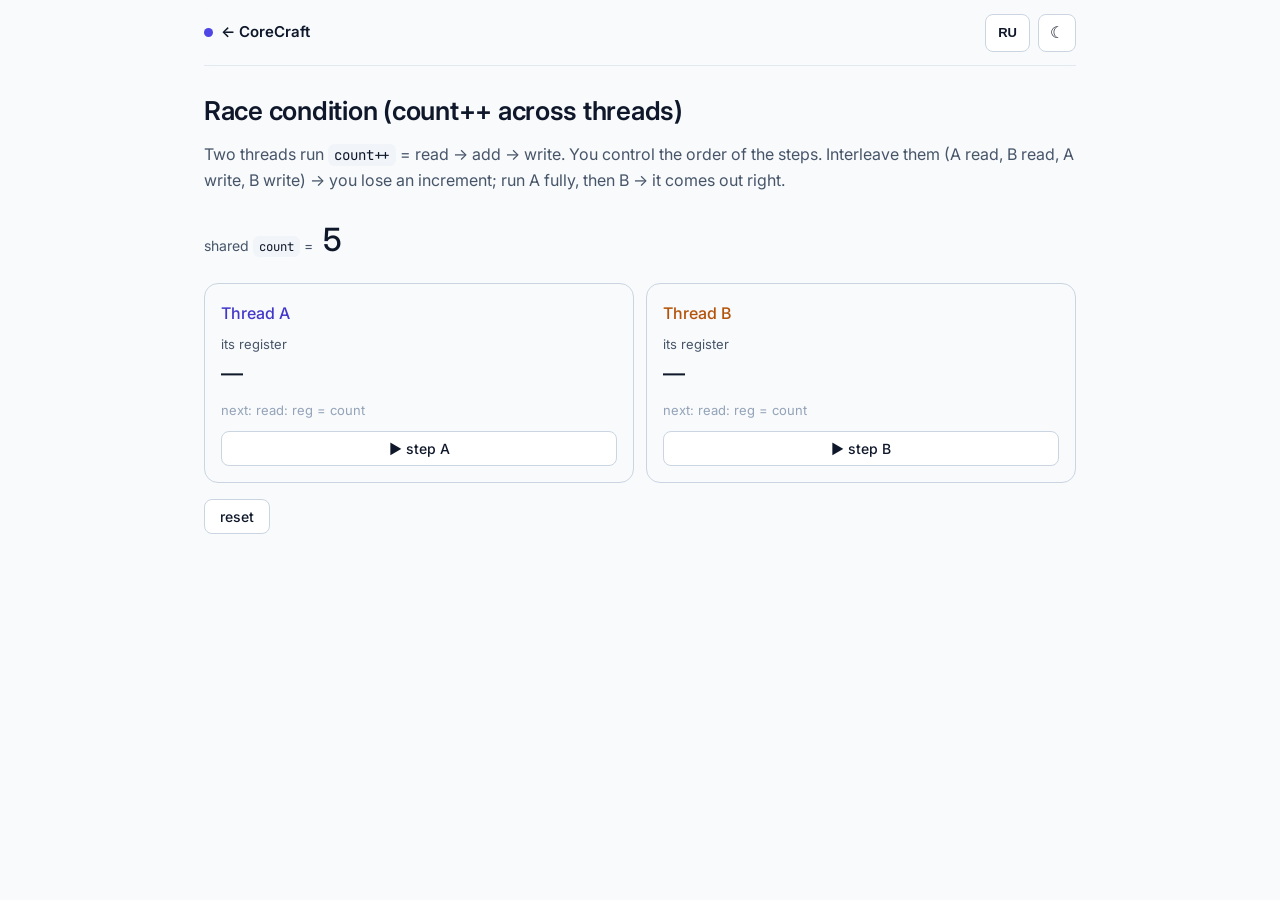
<file: docs/visualizations/race-condition.html>
<!DOCTYPE html>
<html lang="en">
<head>
<meta charset="UTF-8">
<meta name="viewport" content="width=device-width, initial-scale=1.0">
<title>Race condition — CoreCraft</title>
<script>(function(){try{var t=localStorage.getItem('jf-theme')||(window.matchMedia&&matchMedia('(prefers-color-scheme:dark)').matches?'dark':'light');document.documentElement.setAttribute('data-theme',t);var l=localStorage.getItem('jf-lang')||((navigator.language||'en').slice(0,2)==='ru'?'ru':'en');document.documentElement.setAttribute('data-lang',l);}catch(e){}})();</script>
<link rel="stylesheet" href="style.css">
</head>
<body>
<div class="topbar">
  <a class="brand" href="../index.html"><span class="dot"></span>← CoreCraft</a>
  <div style="display:flex; gap:8px;">
    <button id="lang-toggle" class="theme-toggle" onclick="toggleLang()" aria-label="switch language" style="width:auto; padding:0 12px; font-size:13px; font-weight:600;">RU</button>
    <button id="theme-toggle" class="theme-toggle" onclick="toggleTheme()" aria-label="toggle theme">☾</button>
  </div>
</div>
<h1 data-i18n="title">Race condition (count++ across threads)</h1>
<p class="lead" data-i18n="lead">Two threads run <code>count++</code> = read → add → write. You control the order of the steps. Interleave them (A read, B read, A write, B write) → you lose an increment; run A fully, then B → it comes out right.</p>

<div style="display:flex; align-items:baseline; gap:10px; margin:1rem 0;">
  <span style="font-size:14px; color:var(--color-text-secondary);" data-i18n="sharedLabel">shared <code>count</code> =</span>
  <span id="rc-count" style="font-size:32px; font-weight:500;">5</span>
</div>

<div style="display:grid; grid-template-columns:1fr 1fr; gap:12px; margin:1rem 0;">
  <div style="border:0.5px solid var(--color-border-secondary); border-radius:var(--border-radius-lg); padding:1rem;">
    <div style="font-weight:500; color:var(--color-text-info); margin-bottom:8px;" data-i18n="threadA">Thread A</div>
    <div style="font-size:13px; color:var(--color-text-secondary);" data-i18n="regLabel">its register</div>
    <div id="rc-A-reg" style="font-size:22px; font-weight:500; margin-bottom:8px;">—</div>
    <div id="rc-A-next" style="font-size:13px; color:var(--color-text-tertiary); min-height:18px;">next: read</div>
    <button onclick="rcStep('A')" id="rc-A-btn" style="margin-top:10px; width:100%;" data-i18n="stepA">▶ step A</button>
  </div>
  <div style="border:0.5px solid var(--color-border-secondary); border-radius:var(--border-radius-lg); padding:1rem;">
    <div style="font-weight:500; color:var(--color-text-warning); margin-bottom:8px;" data-i18n="threadB">Thread B</div>
    <div style="font-size:13px; color:var(--color-text-secondary);" data-i18n="regLabel">its register</div>
    <div id="rc-B-reg" style="font-size:22px; font-weight:500; margin-bottom:8px;">—</div>
    <div id="rc-B-next" style="font-size:13px; color:var(--color-text-tertiary); min-height:18px;">next: read</div>
    <button onclick="rcStep('B')" id="rc-B-btn" style="margin-top:10px; width:100%;" data-i18n="stepB">▶ step B</button>
  </div>
</div>

<div style="margin:1rem 0;"><button onclick="rcReset()" data-i18n="btnReset">reset</button></div>

<div id="rc-log" style="font-size:13px; color:var(--color-text-secondary); line-height:1.8; font-family:var(--font-mono);"></div>
<div id="rc-verdict" style="font-size:15px; font-weight:500; margin-top:10px; min-height:24px;"></div>

<script>
window.I18N = {
  en: { title: "Race condition (count++ across threads)",
        lead: 'Two threads run <code>count++</code> = read → add → write. You control the order of the steps. Interleave them (A read, B read, A write, B write) → you lose an increment; run A fully, then B → it comes out right.',
        sharedLabel: 'shared <code>count</code> =',
        threadA: "Thread A", threadB: "Thread B", regLabel: "its register",
        stepA: "▶ step A", stepB: "▶ step B", btnReset: "reset" },
  ru: { title: "Race condition (count++ под потоками)",
        lead: 'Два потока делают <code>count++</code> = read → add → write. Ты управляешь порядком шагов. Чередуй (A read, B read, A write, B write) → потеряешь инкремент; прогони A целиком, потом B → будет верно.',
        sharedLabel: 'общий <code>count</code> =',
        threadA: "Поток A", threadB: "Поток B", regLabel: "его регистр",
        stepA: "▶ шаг A", stepB: "▶ шаг B", btnReset: "reset" }
};
var MSG = {
  en: {
    label: ['read: reg = count', 'add: reg = reg + 1', 'write: count = reg', 'done'],
    logRead: function (name,reg){ return name + ': read count → reg = ' + reg; },
    logAdd: function (name,reg){ return name + ': add → reg = ' + reg; },
    logWrite: function (name,reg){ return name + ': write count = ' + reg; },
    ok: function (count){ return '✓ count = ' + count + ' — correct (both increments survived).'; },
    lost: function (count,expected){ return '✗ count = ' + count + ', expected ' + expected + ' — lost update! One increment vanished.'; }
  },
  ru: {
    label: ['read: reg = count', 'add: reg = reg + 1', 'write: count = reg', 'done'],
    logRead: function (name,reg){ return name + ': read count → reg = ' + reg; },
    logAdd: function (name,reg){ return name + ': add → reg = ' + reg; },
    logWrite: function (name,reg){ return name + ': write count = ' + reg; },
    ok: function (count){ return '✓ count = ' + count + ' — верно (оба инкремента сохранились).'; },
    lost: function (count,expected){ return '✗ count = ' + count + ', ожидалось ' + expected + ' — lost update! Один инкремент исчез.'; }
  }
};
function L(){ return document.documentElement.getAttribute('data-lang') || 'en'; }
function T(){ return MSG[L()]; }

const RC_START = 5;
let rcCount, rcT, rcLog;

function rcReset() {
  rcCount = RC_START;
  rcT = { A: { pc: 0, reg: null }, B: { pc: 0, reg: null } };
  rcLog = [];
  rcRender();
}

function rcStep(name) {
  const t = rcT[name];
  if (t.pc === 0) { t.reg = rcCount; rcLog.push({ k: 'logRead', name: name, reg: t.reg }); }
  else if (t.pc === 1) { t.reg = t.reg + 1; rcLog.push({ k: 'logAdd', name: name, reg: t.reg }); }
  else if (t.pc === 2) { rcCount = t.reg; rcLog.push({ k: 'logWrite', name: name, reg: t.reg }); }
  if (t.pc < 3) t.pc++;
  rcRender();
}

function rcRender() {
  const t = T();
  document.getElementById('rc-count').textContent = rcCount;
  for (const name of ['A', 'B']) {
    const th = rcT[name];
    document.getElementById('rc-' + name + '-reg').textContent = th.reg === null ? '—' : th.reg;
    document.getElementById('rc-' + name + '-next').textContent = 'next: ' + t.label[th.pc];
    document.getElementById('rc-' + name + '-btn').disabled = th.pc === 3;
  }
  document.getElementById('rc-log').innerHTML = rcLog.map(e => '<div>' + t[e.k](e.name, e.reg) + '</div>').join('');
  const v = document.getElementById('rc-verdict');
  if (rcT.A.pc === 3 && rcT.B.pc === 3) {
    const expected = RC_START + 2;
    if (rcCount === expected) {
      v.textContent = t.ok(rcCount);
      v.style.color = 'var(--color-text-success)';
    } else {
      v.textContent = t.lost(rcCount, expected);
      v.style.color = 'var(--color-text-danger)';
    }
  } else { v.textContent = ''; }
}

window.onLangChange = rcRender;
rcReset();
</script>
<script src="../theme.js"></script>
<script src="../lang.js"></script>
</body>
</html>
</file>
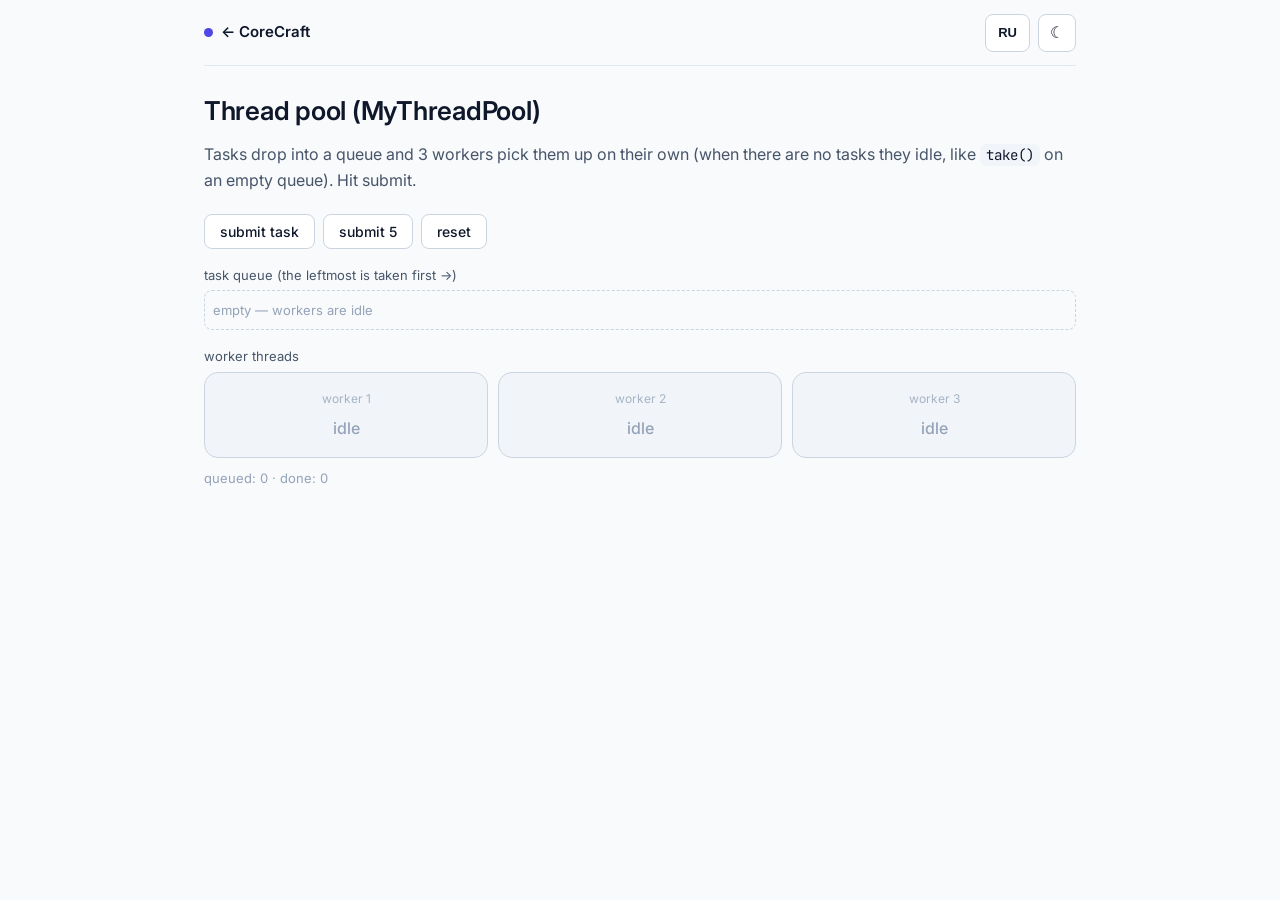
<file: docs/visualizations/thread-pool.html>
<!DOCTYPE html>
<html lang="en">
<head>
<meta charset="UTF-8">
<meta name="viewport" content="width=device-width, initial-scale=1.0">
<title>Thread pool — CoreCraft</title>
<script>(function(){try{var t=localStorage.getItem('jf-theme')||(window.matchMedia&&matchMedia('(prefers-color-scheme:dark)').matches?'dark':'light');document.documentElement.setAttribute('data-theme',t);var l=localStorage.getItem('jf-lang')||((navigator.language||'en').slice(0,2)==='ru'?'ru':'en');document.documentElement.setAttribute('data-lang',l);}catch(e){}})();</script>
<link rel="stylesheet" href="style.css">
</head>
<body>
<div class="topbar">
  <a class="brand" href="../index.html"><span class="dot"></span>← CoreCraft</a>
  <div style="display:flex; gap:8px;">
    <button id="lang-toggle" class="theme-toggle" onclick="toggleLang()" aria-label="switch language" style="width:auto; padding:0 12px; font-size:13px; font-weight:600;">RU</button>
    <button id="theme-toggle" class="theme-toggle" onclick="toggleTheme()" aria-label="toggle theme">☾</button>
  </div>
</div>
<h1 data-i18n="title">Thread pool (MyThreadPool)</h1>
<p class="lead" data-i18n="lead">Tasks drop into a queue and 3 workers pick them up on their own (when there are no tasks they idle, like <code>take()</code> on an empty queue). Hit submit.</p>

<div style="display:flex; gap:8px; flex-wrap:wrap; margin:1rem 0; align-items:center;">
  <button onclick="tpSubmit(1)" data-i18n="btnSubmit">submit task</button>
  <button onclick="tpSubmit(5)" data-i18n="btnSubmit5">submit 5</button>
  <button onclick="tpReset()" data-i18n="btnReset">reset</button>
</div>

<div style="font-size:13px; color:var(--color-text-secondary); margin:.5rem 0 4px;" data-i18n="queueLabel">task queue (the leftmost is taken first →)</div>
<div id="tp-queue" style="display:flex; gap:6px; flex-wrap:wrap; min-height:40px; padding:8px; border:0.5px dashed var(--color-border-secondary); border-radius:var(--border-radius-md);"></div>

<div style="font-size:13px; color:var(--color-text-secondary); margin:1rem 0 4px;" data-i18n="workersLabel">worker threads</div>
<div id="tp-workers" style="display:grid; grid-template-columns:repeat(3,1fr); gap:10px;"></div>

<div id="tp-stat" style="font-size:13px; color:var(--color-text-tertiary); margin-top:10px;"></div>

<script>
window.I18N = {
  en: { title: "Thread pool (MyThreadPool)",
        lead: 'Tasks drop into a queue and 3 workers pick them up on their own (when there are no tasks they idle, like <code>take()</code> on an empty queue). Hit submit.',
        btnSubmit: "submit task", btnSubmit5: "submit 5", btnReset: "reset",
        queueLabel: "task queue (the leftmost is taken first →)",
        workersLabel: "worker threads" },
  ru: { title: "Пул потоков (MyThreadPool)",
        lead: 'Задачи падают в очередь, 3 воркера сами их разбирают (когда задач нет — простаивают, как <code>take()</code> на пустой очереди). Жми submit.',
        btnSubmit: "submit task", btnSubmit5: "submit 5", btnReset: "reset",
        queueLabel: "очередь задач (первой берётся левая →)",
        workersLabel: "потоки-воркеры" }
};
var MSG = {
  en: {
    queueEmpty: "empty — workers are idle",
    worker: function (n){ return 'worker ' + n; },
    busy: function (task){ return '▶ task ' + task; },
    idle: "idle",
    stat: function (queued,done){ return 'queued: ' + queued + '  ·  done: ' + done; }
  },
  ru: {
    queueEmpty: "пусто — воркеры простаивают",
    worker: function (n){ return 'воркер ' + n; },
    busy: function (task){ return '▶ task ' + task; },
    idle: "idle",
    stat: function (queued,done){ return 'в очереди: ' + queued + '  ·  выполнено: ' + done; }
  }
};
function L(){ return document.documentElement.getAttribute('data-lang') || 'en'; }
function T(){ return MSG[L()]; }

const TP_WORKERS = 3;
const TP_RUN_TICKS = 4;
let tpQueue, tpW, tpNext, tpDone;

function tpReset() {
  tpQueue = [];
  tpW = [];
  for (let i = 0; i < TP_WORKERS; i++) tpW.push({ task: null, left: 0 });
  tpNext = 1;
  tpDone = 0;
  tpRender();
}

function tpSubmit(n) {
  for (let i = 0; i < n; i++) tpQueue.push(tpNext++);
  tpRender();
}

function tpTick() {
  for (const w of tpW) {
    if (w.task !== null) {
      w.left--;
      if (w.left <= 0) { w.task = null; tpDone++; }
    }
  }
  for (const w of tpW) {
    if (w.task === null && tpQueue.length > 0) {
      w.task = tpQueue.shift();
      w.left = TP_RUN_TICKS;
    }
  }
  tpRender();
}

function tpRender() {
  const t = T();
  const q = document.getElementById('tp-queue');
  q.innerHTML = tpQueue.length ? '' : '<span style="color:var(--color-text-tertiary); font-size:13px; align-self:center;">' + t.queueEmpty + '</span>';
  tpQueue.forEach(task => {
    const chip = document.createElement('div');
    chip.style.cssText = 'width:34px; height:34px; border-radius:var(--border-radius-md); background:var(--color-background-info); color:var(--color-text-info); display:flex; align-items:center; justify-content:center; font-size:14px; font-weight:500; border:0.5px solid var(--color-border-secondary);';
    chip.textContent = task;
    q.appendChild(chip);
  });

  const box = document.getElementById('tp-workers');
  box.innerHTML = '';
  tpW.forEach((w, i) => {
    const busy = w.task !== null;
    const card = document.createElement('div');
    card.style.cssText = 'border-radius:var(--border-radius-lg); padding:1rem; text-align:center; border:0.5px solid var(--color-border-secondary); '
      + (busy ? 'background:var(--color-background-success); color:var(--color-text-success);' : 'background:var(--color-background-secondary); color:var(--color-text-tertiary);');
    card.innerHTML = '<div style="font-size:12px; opacity:.8;">' + t.worker(i + 1) + '</div>'
      + '<div style="font-size:16px; font-weight:500; margin-top:6px;">' + (busy ? t.busy(w.task) : t.idle) + '</div>';
    box.appendChild(card);
  });

  document.getElementById('tp-stat').textContent = t.stat(tpQueue.length, tpDone);
}

window.onLangChange = tpRender;
tpReset();
setInterval(tpTick, 250);
</script>
<script src="../theme.js"></script>
<script src="../lang.js"></script>
</body>
</html>
</file>
<file: docs/style.css>
@import url('https://fonts.googleapis.com/css2?family=Inter:wght@400;500;600;700&family=JetBrains+Mono:wght@400;500&display=swap');

/* ---------- design tokens (light) ---------- */
:root {
  --color-background-tertiary: #f8fafc;   /* page bg */
  --color-background-primary: #ffffff;     /* cards/surfaces */
  --color-background-secondary: #f1f5f9;   /* soft fills */
  --color-background-info: #eef2ff;
  --color-background-success: #f0fdf4;
  --color-background-warning: #fffbeb;
  --color-background-danger: #fef2f2;

  --color-text-primary: #0f172a;
  --color-text-secondary: #475569;
  --color-text-tertiary: #94a3b8;
  --color-text-info: #4338ca;
  --color-text-success: #15803d;
  --color-text-warning: #b45309;
  --color-text-danger: #dc2626;

  --color-border-tertiary: #e2e8f0;
  --color-border-secondary: #cbd5e1;
  --color-border-danger: #dc2626;

  --accent: #4f46e5;
  --accent-text: #4338ca;
  --accent-contrast: #ffffff;

  --border-radius-md: 8px;
  --border-radius-lg: 14px;
  --border-radius-xl: 20px;
  --font-sans: "Inter", system-ui, -apple-system, sans-serif;
  --font-mono: "JetBrains Mono", ui-monospace, Menlo, monospace;
  --shadow: 0 1px 2px rgba(15,23,42,.04), 0 4px 16px rgba(15,23,42,.05);
  --maxw: 920px;
}

/* ---------- design tokens (dark) ---------- */
[data-theme="dark"] {
  --color-background-tertiary: #0b1120;
  --color-background-primary: #131a2a;
  --color-background-secondary: #1e293b;
  --color-background-info: #1e1b4b;
  --color-background-success: #052e16;
  --color-background-warning: #422006;
  --color-background-danger: #450a0a;

  --color-text-primary: #f1f5f9;
  --color-text-secondary: #94a3b8;
  --color-text-tertiary: #64748b;
  --color-text-info: #a5b4fc;
  --color-text-success: #4ade80;
  --color-text-warning: #fbbf24;
  --color-text-danger: #f87171;

  --color-border-tertiary: #1e293b;
  --color-border-secondary: #334155;
  --color-border-danger: #f87171;

  --accent: #818cf8;
  --accent-text: #a5b4fc;
  --accent-contrast: #0b1120;

  --shadow: 0 1px 2px rgba(0,0,0,.3), 0 6px 20px rgba(0,0,0,.4);
}

* { box-sizing: border-box; }

html { scroll-behavior: smooth; }

body {
  font-family: var(--font-sans);
  color: var(--color-text-primary);
  background: var(--color-background-tertiary);
  max-width: var(--maxw);
  margin: 0 auto;
  padding: 0 1.5rem 5rem;
  line-height: 1.65;
  -webkit-font-smoothing: antialiased;
  transition: background-color .2s ease, color .2s ease;
}

a { color: var(--accent-text); text-decoration: none; }
a:hover { text-decoration: underline; }

code {
  font-family: var(--font-mono);
  font-size: .88em;
  background: var(--color-background-secondary);
  color: var(--color-text-primary);
  padding: 2px 6px;
  border-radius: 6px;
}

/* ---------- top bar ---------- */
.topbar {
  position: sticky; top: 0; z-index: 10;
  display: flex; align-items: center; justify-content: space-between;
  gap: 1rem;
  padding: .85rem 0;
  margin-bottom: 1.5rem;
  background: color-mix(in srgb, var(--color-background-tertiary) 88%, transparent);
  backdrop-filter: blur(8px);
  border-bottom: 1px solid var(--color-border-tertiary);
}
.topbar .brand {
  font-weight: 600; font-size: 15px; color: var(--color-text-primary);
  display: inline-flex; align-items: center; gap: .5rem;
}
.topbar .brand .dot { width: 9px; height: 9px; border-radius: 50%; background: var(--accent); }
.theme-toggle {
  font-size: 16px; line-height: 1; width: 38px; height: 38px;
  border-radius: var(--border-radius-md);
  border: 1px solid var(--color-border-secondary);
  background: var(--color-background-primary);
  color: var(--color-text-primary); cursor: pointer;
  display: inline-flex; align-items: center; justify-content: center;
  transition: background-color .15s ease, border-color .15s ease;
}
.theme-toggle:hover { background: var(--color-background-secondary); }
.topnav { display: flex; gap: 1.35rem; align-items: center; }
.topnav a { font-size: 14px; color: var(--color-text-secondary); }
.topnav a:hover { color: var(--accent-text); text-decoration: none; }
@media (max-width: 640px) { .topnav { display: none; } }
.byline { margin: 1rem 0 0; font-size: 14px; color: var(--color-text-secondary); }
.byline a { color: var(--accent-text); }

/* ---------- hero ---------- */
.hero { padding: 2.5rem 0 1.5rem; }
.hero h1 {
  font-size: clamp(30px, 6vw, 44px); font-weight: 700; letter-spacing: -.02em;
  margin: 0 0 .5rem; line-height: 1.1;
}
.hero .tagline { font-size: clamp(16px, 2.5vw, 19px); color: var(--color-text-secondary); margin: 0; max-width: 640px; }
.badges { display: flex; gap: 8px; flex-wrap: wrap; margin-top: 1.5rem; }
.badge {
  font-family: var(--font-mono); font-size: 12px; font-weight: 500;
  background: var(--color-background-secondary); color: var(--color-text-secondary);
  padding: 5px 11px; border-radius: 999px; border: 1px solid var(--color-border-tertiary);
}
.badge.accent { background: var(--accent); color: var(--accent-contrast); border-color: transparent; }

/* ---------- headings / sections ---------- */
h1 { font-size: 26px; font-weight: 600; letter-spacing: -.01em; margin: 1.5rem 0 .5rem; }
h2 { font-size: 24px; font-weight: 600; letter-spacing: -.01em; margin: 3rem 0 .5rem; }
h3 { font-size: 16px; font-weight: 600; margin: 0 0 .35rem; }
p.lead { color: var(--color-text-secondary); margin: .25rem 0 1.25rem; }

/* ---------- cards ---------- */
.grid { display: grid; grid-template-columns: repeat(auto-fill, minmax(250px, 1fr)); gap: 14px; margin: 1rem 0; }
.card {
  display: flex; flex-direction: column;
  background: var(--color-background-primary);
  border: 1px solid var(--color-border-tertiary);
  border-radius: var(--border-radius-lg);
  padding: 1.1rem 1.25rem; color: var(--color-text-primary);
  transition: transform .15s ease, border-color .15s ease, box-shadow .15s ease;
}
.card:hover { transform: translateY(-2px); border-color: var(--accent); box-shadow: var(--shadow); text-decoration: none; }
.card p { margin: 0; font-size: 14px; color: var(--color-text-secondary); }
.card .meta {
  margin-top: .75rem; font-family: var(--font-mono); font-size: 12px;
  color: var(--accent-text); font-weight: 500;
}

/* ---------- two-column lists ---------- */
.cols { display: grid; grid-template-columns: repeat(auto-fit, minmax(240px, 1fr)); gap: 1.5rem; margin: 1rem 0; }
.col h3 { font-size: 14px; text-transform: uppercase; letter-spacing: .05em; color: var(--color-text-tertiary); }
.col ul { margin: .25rem 0; padding-left: 1.1rem; }
.col li { font-size: 14px; color: var(--color-text-secondary); margin: .3rem 0; }

/* ---------- buttons (used by visualizations) ---------- */
button:not(.theme-toggle) {
  font-family: inherit; font-size: 14px; font-weight: 500;
  padding: 8px 15px; border-radius: var(--border-radius-md);
  border: 1px solid var(--color-border-secondary);
  background: var(--color-background-primary); color: var(--color-text-primary);
  cursor: pointer; transition: background-color .15s ease, border-color .15s ease, transform .1s ease;
}
button:not(.theme-toggle):hover { background: var(--color-background-secondary); border-color: var(--accent); }
button:not(.theme-toggle):active { transform: scale(.98); }
button:disabled { opacity: .4; cursor: default; }

/* ---------- footer ---------- */
footer {
  margin-top: 4rem; padding-top: 1.5rem;
  border-top: 1px solid var(--color-border-tertiary);
  color: var(--color-text-tertiary); font-size: 14px;
}

/* ---------- premium touches ---------- */
.accent-bar {
  position: fixed; top: 0; left: 0; right: 0; height: 3px; z-index: 50;
  background: linear-gradient(90deg, #6366f1, #a855f7, #ec4899);
}
.hero { position: relative; }
.hero .eyebrow {
  font-family: var(--font-mono); font-size: 13px; color: var(--accent-text);
  letter-spacing: .02em; margin: 0 0 .9rem;
}
.mono-line {
  display: inline-flex; align-items: center; gap: .55rem; margin-top: 1.5rem;
  font-family: var(--font-mono); font-size: 13px; color: var(--color-text-secondary);
  background: var(--color-background-secondary); border: 1px solid var(--color-border-tertiary);
  border-radius: 999px; padding: 7px 15px;
}
.mono-line .ok { color: var(--color-text-success); font-weight: 500; }

/* hero two-column + CTAs + code panel */
.hero-grid { display: grid; grid-template-columns: 1.05fr .95fr; gap: 2.5rem; align-items: center; }
@media (max-width: 780px) { .hero-grid { grid-template-columns: 1fr; gap: 1.75rem; } }
.cta-row { display: flex; gap: 10px; flex-wrap: wrap; margin-top: 1.6rem; }
.cta {
  display: inline-flex; align-items: center; gap: .4rem; font-size: 14px; font-weight: 500;
  padding: 10px 18px; border-radius: var(--border-radius-md); border: 1px solid var(--color-border-secondary);
  transition: filter .15s ease, background-color .15s ease, transform .1s ease;
}
.cta:hover { text-decoration: none; }
.cta:active { transform: scale(.98); }
.cta-primary { background: var(--accent); color: #fff; border-color: transparent; }
.cta-primary:hover { filter: brightness(1.08); }
.cta-secondary { background: var(--color-background-primary); color: var(--color-text-primary); }
.cta-secondary:hover { background: var(--color-background-secondary); }

.code-card {
  background: var(--color-background-primary); border: 1px solid var(--color-border-tertiary);
  border-radius: var(--border-radius-lg); overflow: hidden; box-shadow: var(--shadow);
}
.code-card .titlebar {
  display: flex; align-items: center; gap: 7px; padding: 10px 14px;
  border-bottom: 1px solid var(--color-border-tertiary); background: var(--color-background-secondary);
}
.code-card .titlebar .d { width: 11px; height: 11px; border-radius: 50%; }
.code-card .titlebar .fname { margin-left: 8px; font-family: var(--font-mono); font-size: 12px; color: var(--color-text-tertiary); }
.code-card pre { margin: 0; padding: 15px 16px; font-family: var(--font-mono); font-size: 12.5px; line-height: 1.75; overflow-x: auto; }
.tok-kw { color: #c026d3; } .tok-type { color: #0891b2; } .tok-fn { color: #2563eb; }
.tok-str { color: #16a34a; } .tok-num { color: #ea580c; } .tok-com { color: var(--color-text-tertiary); font-style: italic; }
[data-theme="dark"] .tok-kw { color: #e879f9; } [data-theme="dark"] .tok-type { color: #22d3ee; }
[data-theme="dark"] .tok-fn { color: #60a5fa; } [data-theme="dark"] .tok-str { color: #4ade80; } [data-theme="dark"] .tok-num { color: #fb923c; }

.kicker {
  font-family: var(--font-mono); font-size: 12px; letter-spacing: .1em;
  text-transform: uppercase; color: var(--accent-text); margin: 3.25rem 0 0;
}
.kicker + h2 { margin-top: .4rem; }

.card { position: relative; overflow: hidden; }
.card::before {
  content: ""; position: absolute; top: 0; left: 0; right: 0; height: 2px;
  background: var(--accent); transform: scaleX(0); transform-origin: left;
  transition: transform .2s ease;
}
.card:hover::before { transform: scaleX(1); }
.card .meta { transition: letter-spacing .15s ease; }
.card:hover .meta { letter-spacing: .04em; }

/* visual card covers */
.card { padding: 0; }
.cover { height: 84px; display: flex; align-items: center; justify-content: center; }
.cover-glyph { font-family: var(--font-mono); font-size: 32px; font-weight: 600; color: rgba(255,255,255,.92); text-shadow: 0 1px 6px rgba(0,0,0,.18); }
.card-body { padding: 1rem 1.25rem 1.2rem; display: flex; flex-direction: column; }
.card-body h3 { margin: 0 0 .35rem; }

/* big entry blocks (landing) */
.entry-grid { display: grid; grid-template-columns: 1fr 1fr; gap: 16px; margin: 1.25rem 0; }
@media (max-width: 640px) { .entry-grid { grid-template-columns: 1fr; } }
.entry {
  position: relative; overflow: hidden; display: block;
  border: 1px solid var(--color-border-tertiary); border-radius: var(--border-radius-lg);
  background: var(--color-background-primary); padding: 1.7rem 1.7rem 1.5rem;
  transition: transform .15s ease, border-color .15s ease, box-shadow .15s ease;
}
.entry:hover { transform: translateY(-3px); border-color: var(--accent); box-shadow: var(--shadow); text-decoration: none; }
.entry .strip { position: absolute; top: 0; left: 0; right: 0; height: 4px; }
.entry .eico { font-size: 24px; }
.entry h3 { font-size: 20px; margin: .7rem 0 .35rem; }
.entry p { font-size: 14px; color: var(--color-text-secondary); margin: 0 0 .85rem; max-width: 36ch; }
.entry .meta { font-family: var(--font-mono); font-size: 13px; color: var(--accent-text); font-weight: 500; }

/* ---------- structured footer ---------- */
.site-footer {
  margin-top: 5rem; padding-top: 2.25rem;
  border-top: 1px solid var(--color-border-tertiary);
  display: grid; grid-template-columns: 2fr 1fr 1fr; gap: 1.5rem 2rem;
}
.site-footer .fbrand { font-weight: 600; display: inline-flex; align-items: center; gap: .5rem; font-size: 15px; }
.site-footer .ftag { margin: .6rem 0 0; font-size: 13px; color: var(--color-text-tertiary); max-width: 36ch; line-height: 1.6; }
.site-footer h4 { font-size: 12px; text-transform: uppercase; letter-spacing: .07em; color: var(--color-text-tertiary); margin: .1rem 0 .7rem; font-weight: 600; }
.site-footer .flink { display: block; font-size: 14px; color: var(--color-text-secondary); margin: .4rem 0; }
.site-footer .flink:hover { color: var(--accent-text); text-decoration: none; }
.footer-bottom {
  grid-column: 1 / -1; margin-top: 1.5rem; padding-top: 1.25rem;
  border-top: 1px solid var(--color-border-tertiary);
  font-size: 12px; color: var(--color-text-tertiary);
  display: flex; justify-content: space-between; flex-wrap: wrap; gap: .5rem;
}
@media (max-width: 620px) {
  .site-footer { grid-template-columns: 1fr 1fr; }
  .site-footer > div:first-child { grid-column: 1 / -1; }
}

/* ---------- article (concept viewer) ---------- */
.article { max-width: 760px; }
.article h1 { font-size: 30px; font-weight: 700; letter-spacing: -.02em; }
.article h2 { font-size: 21px; margin-top: 2.25rem; }
.article h3 { font-size: 16px; margin-top: 1.5rem; }
.article pre {
  background: var(--color-background-secondary); padding: 1rem 1.1rem;
  border-radius: var(--border-radius-md); overflow: auto;
  border: 1px solid var(--color-border-tertiary);
}
.article pre code { background: none; padding: 0; font-size: 13px; }
.article table { border-collapse: collapse; width: 100%; margin: 1rem 0; }
.article th, .article td { border: 1px solid var(--color-border-tertiary); padding: 7px 11px; text-align: left; font-size: 14px; }
.article th { background: var(--color-background-secondary); }
.article blockquote {
  border-left: 3px solid var(--accent); margin: 1rem 0; padding: .4rem 1rem;
  color: var(--color-text-secondary); background: var(--color-background-secondary);
  border-radius: 0 var(--border-radius-md) var(--border-radius-md) 0;
}
.article img { max-width: 100%; }
</file>
<file: docs/visualizations/style.css>
/* Visualizations reuse the shared design system (tokens, dark mode, components). */
@import url("../style.css");
</file>
